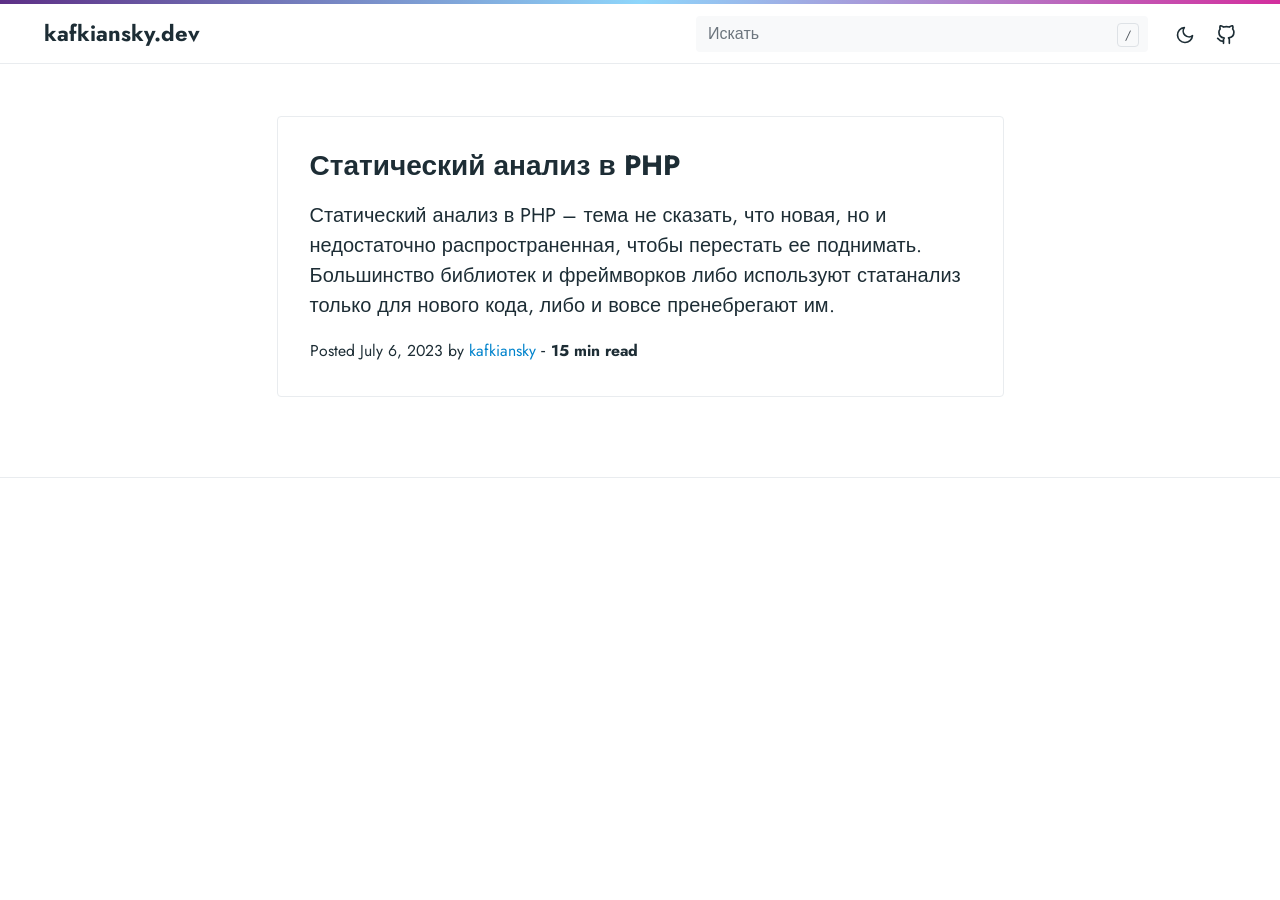
<file: index.html>
<!DOCTYPE html>
<html lang="ru-RU">
<head>
<meta charset="utf-8">
<meta http-equiv="x-ua-compatible" content="ie=edge">
<meta name="viewport" content="width=device-width, initial-scale=1, shrink-to-fit=no">

  <link rel="preload" as="font" href="https://kafkiansky.github.io/fonts/vendor/jost/jost-v4-latin-regular.woff2" type="font/woff2" crossorigin>
  <link rel="preload" as="font" href="https://kafkiansky.github.io/fonts/vendor/jost/jost-v4-latin-700.woff2"  type="font/woff2" crossorigin>


<link rel="stylesheet" href="https://kafkiansky.github.io/main.css">



  
  
    
  

  
  
  
    
  
  
  
    
  
  
  


  <meta name="robots" content="index, follow">
  <meta name="googlebot" content="index, follow, max-snippet:-1, max-image-preview:large, max-video-preview:-1">
  <meta name="bingbot" content="index, follow, max-snippet:-1, max-image-preview:large, max-video-preview:-1">
<!-- Yandex.Metrika counter -->
<script type="text/javascript" >
  (function(m,e,t,r,i,k,a){m[i]=m[i]||function(){(m[i].a=m[i].a||[]).push(arguments)};
    m[i].l=1*new Date();
    for (var j = 0; j < document.scripts.length; j++) {if (document.scripts[j].src === r) { return; }}
    k=e.createElement(t),a=e.getElementsByTagName(t)[0],k.async=1,k.src=r,a.parentNode.insertBefore(k,a)})
  (window, document, "script", "https://mc.yandex.ru/metrika/tag.js", "ym");

  ym(94221516, "init", {
    clickmap:true,
    trackLinks:true,
    accurateTrackBounce:true
  });
</script>
<noscript><div><img src="https://mc.yandex.ru/watch/94221516" style="position:absolute; left:-9999px;" alt="" /></div></noscript>
<!-- /Yandex.Metrika counter -->



	


	

<title>kafkiansky.dev</title>
<meta name="description" content="">
<link rel="canonical" href="https://kafkiansky.github.io/">










<script type="application/ld+json">
  {
    "@context": "http://schema.org",
    "@type": "BreadcrumbList",
    
    {
      "@type": "ListItem",
      "position":  1 ,
      "name": "Home",
      "item": "https://kafkiansky.github.io/"
    },
    
  }
</script>






  <meta name="theme-color" content="#fff">
  <link rel="apple-touch-icon" sizes="180x180" href="https://kafkiansky.github.io/apple-touch-icon.png">
  <link rel="icon" type="image/png" sizes="32x32" href="https://kafkiansky.github.io/favicon-32x32.png">
  <link rel="icon" type="image/png" sizes="16x16" href="https://kafkiansky.github.io/favicon-16x16.png">
  
    <link rel="manifest" href="https://kafkiansky.github.io/site.webmanifest" crossorigin>
  


  

</head>

  

<body class="blog list">
  
  
  
  
<div class="header-bar fixed-top"></div>
<header class="navbar fixed-top navbar-expand-md navbar-light">
	<div class="container">
		<input class="menu-btn order-0" type="checkbox" id="menu-btn">
		<label class="menu-icon d-md-none" for="menu-btn"><span class="navicon"></span></label>
		<a class="navbar-brand order-1 order-md-0 me-auto" href="https://kafkiansky.github.io">kafkiansky.dev</a>
		<button id="mode" class="btn btn-link order-2 order-md-4" type="button" aria-label="Toggle mode">
			<span class="toggle-dark"><svg xmlns="http://www.w3.org/2000/svg" width="20" height="20" viewBox="0 0 24 24" fill="none" stroke="currentColor" stroke-width="2" stroke-linecap="round" stroke-linejoin="round" class="feather feather-moon"><path d="M21 12.79A9 9 0 1 1 11.21 3 7 7 0 0 0 21 12.79z"></path></svg></span>
			<span class="toggle-light"><svg xmlns="http://www.w3.org/2000/svg" width="20" height="20" viewBox="0 0 24 24" fill="none" stroke="currentColor" stroke-width="2" stroke-linecap="round" stroke-linejoin="round" class="feather feather-sun"><circle cx="12" cy="12" r="5"></circle><line x1="12" y1="1" x2="12" y2="3"></line><line x1="12" y1="21" x2="12" y2="23"></line><line x1="4.22" y1="4.22" x2="5.64" y2="5.64"></line><line x1="18.36" y1="18.36" x2="19.78" y2="19.78"></line><line x1="1" y1="12" x2="3" y2="12"></line><line x1="21" y1="12" x2="23" y2="12"></line><line x1="4.22" y1="19.78" x2="5.64" y2="18.36"></line><line x1="18.36" y1="5.64" x2="19.78" y2="4.22"></line></svg></span>
		</button>
		<ul class="navbar-nav fork-me order-3 order-md-5">
			
				
					<li class="nav-item">
						<a class="nav-link" href="https://github.com/kafkiansky"><svg xmlns="http://www.w3.org/2000/svg" width="20" height="20" viewBox="0 0 24 24" fill="none" stroke="currentColor" stroke-width="2" stroke-linecap="round" stroke-linejoin="round" class="feather feather-github"><path d="M9 19c-5 1.5-5-2.5-7-3m14 6v-3.87a3.37 3.37 0 0 0-.94-2.61c3.14-.35 6.44-1.54 6.44-7A5.44 5.44 0 0 0 20 4.77 5.07 5.07 0 0 0 19.91 1S18.73.65 16 2.48a13.38 13.38 0 0 0-7 0C6.27.65 5.09 1 5.09 1A5.07 5.07 0 0 0 5 4.77a5.44 5.44 0 0 0-1.5 3.78c0 5.42 3.3 6.61 6.44 7A3.37 3.37 0 0 0 9 18.13V22"></path></svg><span class="ms-2 visually-hidden">GitHub</span></a>
					</li>
				
			
		</ul>
		<div class="collapse navbar-collapse order-4 order-md-1">
			<ul class="navbar-nav main-nav me-auto order-5 order-md-2">
				
					
				
			</ul>
			<div class="break order-6 d-md-none"></div>
			
				<form class="navbar-form flex-grow-1 order-7 order-md-3">
					<input id="userinput" class="form-control is-search" type="search" placeholder="Искать"
						aria-label="Искать" autocomplete="off">
					<div id="suggestions" class="shadow bg-white rounded"></div>
				</form>
			
		</div>
	</div>
</header>



  
<div class="wrap container" role="document">
  <div class="content">
    <div class="row justify-content-center">
      <div class="col-md-12 col-lg-10 col-xxl-8">
        <article>
          <h1 class="text-center"></h1>
          <div class="card-list">
            
            <div class="card">
              <div class="card-body">
                <h2 class="h3"><a class="stretched-link text-body" href="https:&#x2F;&#x2F;kafkiansky.github.io&#x2F;php-stan&#x2F;">Статический анализ в PHP</a></h2>
                
                  <p class="lead">Статический анализ в PHP – тема не сказать, что новая, но и недостаточно распространенная, чтобы перестать ее поднимать. Большинство библиотек и фреймворков либо используют статанализ только для нового кода, либо и вовсе пренебрегают им.</p>
                
<p><small>Posted July  6, 2023 by <a class="stretched-link position-relative" href="https://kafkiansky.github.io/authors/kafkiansky/">kafkiansky</a>&nbsp;&hyphen;&nbsp;<strong>15&nbsp;min read</strong></small><p>

              </div>
            </div>
            
            
          </div>
        </article>
      </div>
    </div>
  </div>
</div>


  
    
<footer class="footer text-muted">
	<div class="container">
		<div class="row">
			<div class="col-lg-8 order-first order-lg-last text-lg-end">
				<ul class="list-inline">
					
				</ul>
			</div>
		</div>
	</div>
</footer>

  

  
<script type="text/javascript" src="https://kafkiansky.github.io/js/main.js" defer></script>

  <script type="text/javascript" src="https://kafkiansky.github.io/plugins/elasticlunr.min.js" defer></script>
  <script type="text/javascript" src="https://kafkiansky.github.io/search_index.en.js" defer></script>
  <script type="text/javascript" src="https://kafkiansky.github.io/js/search.js" defer></script>

  
</body>
</html>
</file>
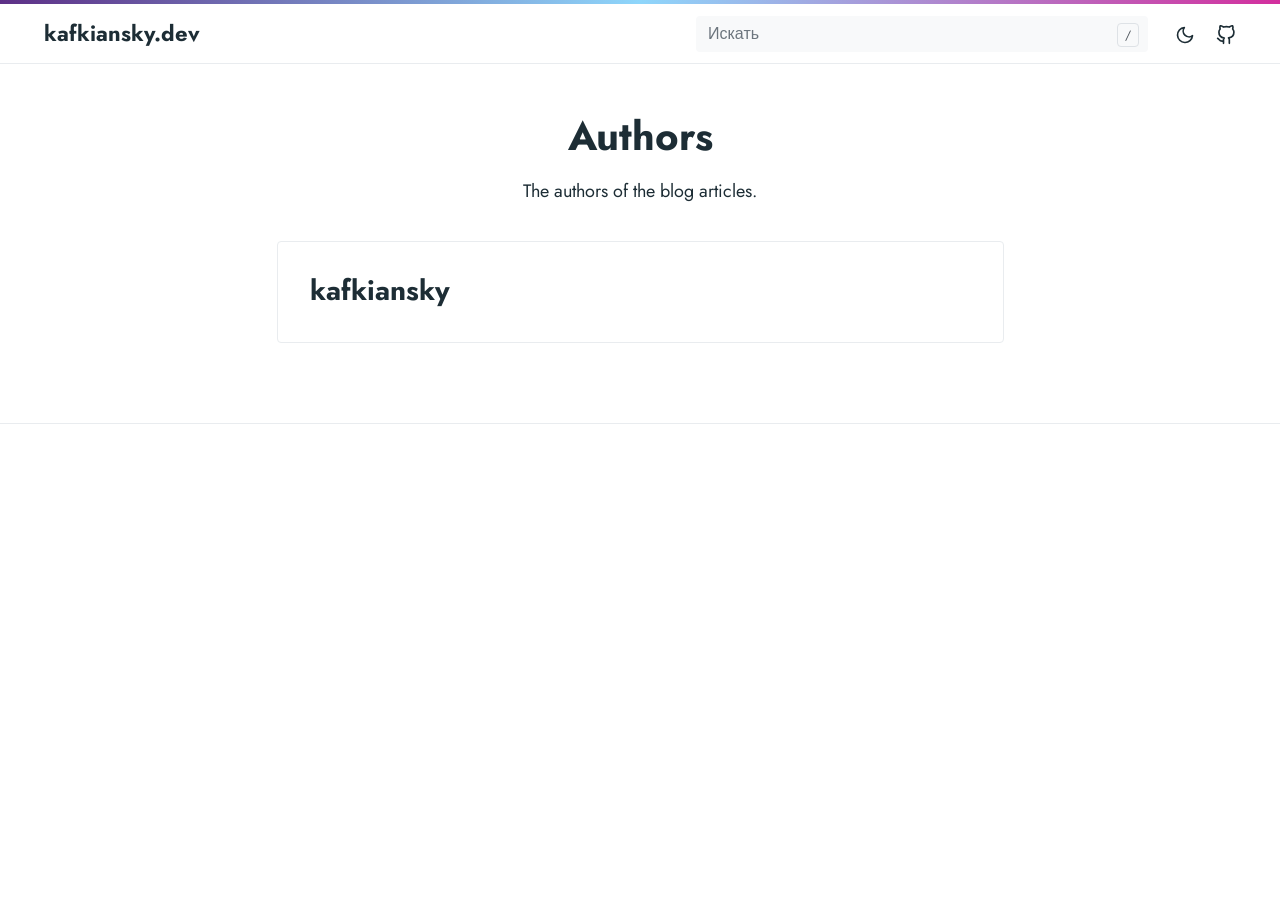
<file: authors/index.html>
<!DOCTYPE html>
<html lang="ru-RU">
<head>
<meta charset="utf-8">
<meta http-equiv="x-ua-compatible" content="ie=edge">
<meta name="viewport" content="width=device-width, initial-scale=1, shrink-to-fit=no">

  <link rel="preload" as="font" href="https://kafkiansky.github.io/fonts/vendor/jost/jost-v4-latin-regular.woff2" type="font/woff2" crossorigin>
  <link rel="preload" as="font" href="https://kafkiansky.github.io/fonts/vendor/jost/jost-v4-latin-700.woff2"  type="font/woff2" crossorigin>


<link rel="stylesheet" href="https://kafkiansky.github.io/main.css">



  
  
    
  

  
  
    
    
  
  
  
    
  
  
  


  <meta name="robots" content="index, follow">
  <meta name="googlebot" content="index, follow, max-snippet:-1, max-image-preview:large, max-video-preview:-1">
  <meta name="bingbot" content="index, follow, max-snippet:-1, max-image-preview:large, max-video-preview:-1">
<!-- Yandex.Metrika counter -->
<script type="text/javascript" >
  (function(m,e,t,r,i,k,a){m[i]=m[i]||function(){(m[i].a=m[i].a||[]).push(arguments)};
    m[i].l=1*new Date();
    for (var j = 0; j < document.scripts.length; j++) {if (document.scripts[j].src === r) { return; }}
    k=e.createElement(t),a=e.getElementsByTagName(t)[0],k.async=1,k.src=r,a.parentNode.insertBefore(k,a)})
  (window, document, "script", "https://mc.yandex.ru/metrika/tag.js", "ym");

  ym(94221516, "init", {
    clickmap:true,
    trackLinks:true,
    accurateTrackBounce:true
  });
</script>
<noscript><div><img src="https://mc.yandex.ru/watch/94221516" style="position:absolute; left:-9999px;" alt="" /></div></noscript>
<!-- /Yandex.Metrika counter -->



	


	

<title>Authors | kafkiansky.dev</title>
<meta name="description" content="">
<link rel="canonical" href="https://kafkiansky.github.io/authors/">










<script type="application/ld+json">
  {
    "@context": "http://schema.org",
    "@type": "BreadcrumbList",
    
      
      
        
        
        
        
        
        
        
        
          {
            "@type": "ListItem",
            "position":  1 ,
            "name": "Home",
            "item": "https://kafkiansky.github.io/"
          },
          
          
          {
            "@type": "ListItem",
            "position":  2 ,
            "name": "Authors",
            "item": "https://kafkiansky.github.io/authors/"
          },
        
      
    
  }
</script>






  <meta name="theme-color" content="#fff">
  <link rel="apple-touch-icon" sizes="180x180" href="https://kafkiansky.github.io/apple-touch-icon.png">
  <link rel="icon" type="image/png" sizes="32x32" href="https://kafkiansky.github.io/favicon-32x32.png">
  <link rel="icon" type="image/png" sizes="16x16" href="https://kafkiansky.github.io/favicon-16x16.png">
  
    <link rel="manifest" href="https://kafkiansky.github.io/site.webmanifest" crossorigin>
  


  

</head>

  
    
  

<body class="contributors list">
  
    
<div class="header-bar fixed-top"></div>
<header class="navbar fixed-top navbar-expand-md navbar-light">
	<div class="container">
		<input class="menu-btn order-0" type="checkbox" id="menu-btn">
		<label class="menu-icon d-md-none" for="menu-btn"><span class="navicon"></span></label>
		<a class="navbar-brand order-1 order-md-0 me-auto" href="https://kafkiansky.github.io">kafkiansky.dev</a>
		<button id="mode" class="btn btn-link order-2 order-md-4" type="button" aria-label="Toggle mode">
			<span class="toggle-dark"><svg xmlns="http://www.w3.org/2000/svg" width="20" height="20" viewBox="0 0 24 24" fill="none" stroke="currentColor" stroke-width="2" stroke-linecap="round" stroke-linejoin="round" class="feather feather-moon"><path d="M21 12.79A9 9 0 1 1 11.21 3 7 7 0 0 0 21 12.79z"></path></svg></span>
			<span class="toggle-light"><svg xmlns="http://www.w3.org/2000/svg" width="20" height="20" viewBox="0 0 24 24" fill="none" stroke="currentColor" stroke-width="2" stroke-linecap="round" stroke-linejoin="round" class="feather feather-sun"><circle cx="12" cy="12" r="5"></circle><line x1="12" y1="1" x2="12" y2="3"></line><line x1="12" y1="21" x2="12" y2="23"></line><line x1="4.22" y1="4.22" x2="5.64" y2="5.64"></line><line x1="18.36" y1="18.36" x2="19.78" y2="19.78"></line><line x1="1" y1="12" x2="3" y2="12"></line><line x1="21" y1="12" x2="23" y2="12"></line><line x1="4.22" y1="19.78" x2="5.64" y2="18.36"></line><line x1="18.36" y1="5.64" x2="19.78" y2="4.22"></line></svg></span>
		</button>
		<ul class="navbar-nav fork-me order-3 order-md-5">
			
				
					<li class="nav-item">
						<a class="nav-link" href="https://github.com/kafkiansky"><svg xmlns="http://www.w3.org/2000/svg" width="20" height="20" viewBox="0 0 24 24" fill="none" stroke="currentColor" stroke-width="2" stroke-linecap="round" stroke-linejoin="round" class="feather feather-github"><path d="M9 19c-5 1.5-5-2.5-7-3m14 6v-3.87a3.37 3.37 0 0 0-.94-2.61c3.14-.35 6.44-1.54 6.44-7A5.44 5.44 0 0 0 20 4.77 5.07 5.07 0 0 0 19.91 1S18.73.65 16 2.48a13.38 13.38 0 0 0-7 0C6.27.65 5.09 1 5.09 1A5.07 5.07 0 0 0 5 4.77a5.44 5.44 0 0 0-1.5 3.78c0 5.42 3.3 6.61 6.44 7A3.37 3.37 0 0 0 9 18.13V22"></path></svg><span class="ms-2 visually-hidden">GitHub</span></a>
					</li>
				
			
		</ul>
		<div class="collapse navbar-collapse order-4 order-md-1">
			<ul class="navbar-nav main-nav me-auto order-5 order-md-2">
				
					
				
			</ul>
			<div class="break order-6 d-md-none"></div>
			
				<form class="navbar-form flex-grow-1 order-7 order-md-3">
					<input id="userinput" class="form-control is-search" type="search" placeholder="Искать"
						aria-label="Искать" autocomplete="off">
					<div id="suggestions" class="shadow bg-white rounded"></div>
				</form>
			
		</div>
	</div>
</header>

  

  
<div class="wrap container" role="document">
  <div class="content">
    <div class="row justify-content-center">
      <div class="col-md-12 col-lg-10 col-xxl-8">
        <article>
          <h1 class="text-center">Authors</h1>
          <div class="text-center"><p>The authors of the blog articles.</p>
</div>
          <div class="card-list">
				    
            <div class="card">
              <div class="card-body">
                <h2 class="h3"><a class="stretched-link text-body" href="https://kafkiansky.github.io/authors/kafkiansky/">kafkiansky</a></h2>
              </div>
            </div>
            
			    </div>
        </article>
      </div>
    </div>
  </div>
</div>


  
    
<footer class="footer text-muted">
	<div class="container">
		<div class="row">
			<div class="col-lg-8 order-first order-lg-last text-lg-end">
				<ul class="list-inline">
					
				</ul>
			</div>
		</div>
	</div>
</footer>

  

  
<script type="text/javascript" src="https://kafkiansky.github.io/js/main.js" defer></script>

  <script type="text/javascript" src="https://kafkiansky.github.io/plugins/elasticlunr.min.js" defer></script>
  <script type="text/javascript" src="https://kafkiansky.github.io/search_index.en.js" defer></script>
  <script type="text/javascript" src="https://kafkiansky.github.io/js/search.js" defer></script>

  
</body>
</html>
</file>
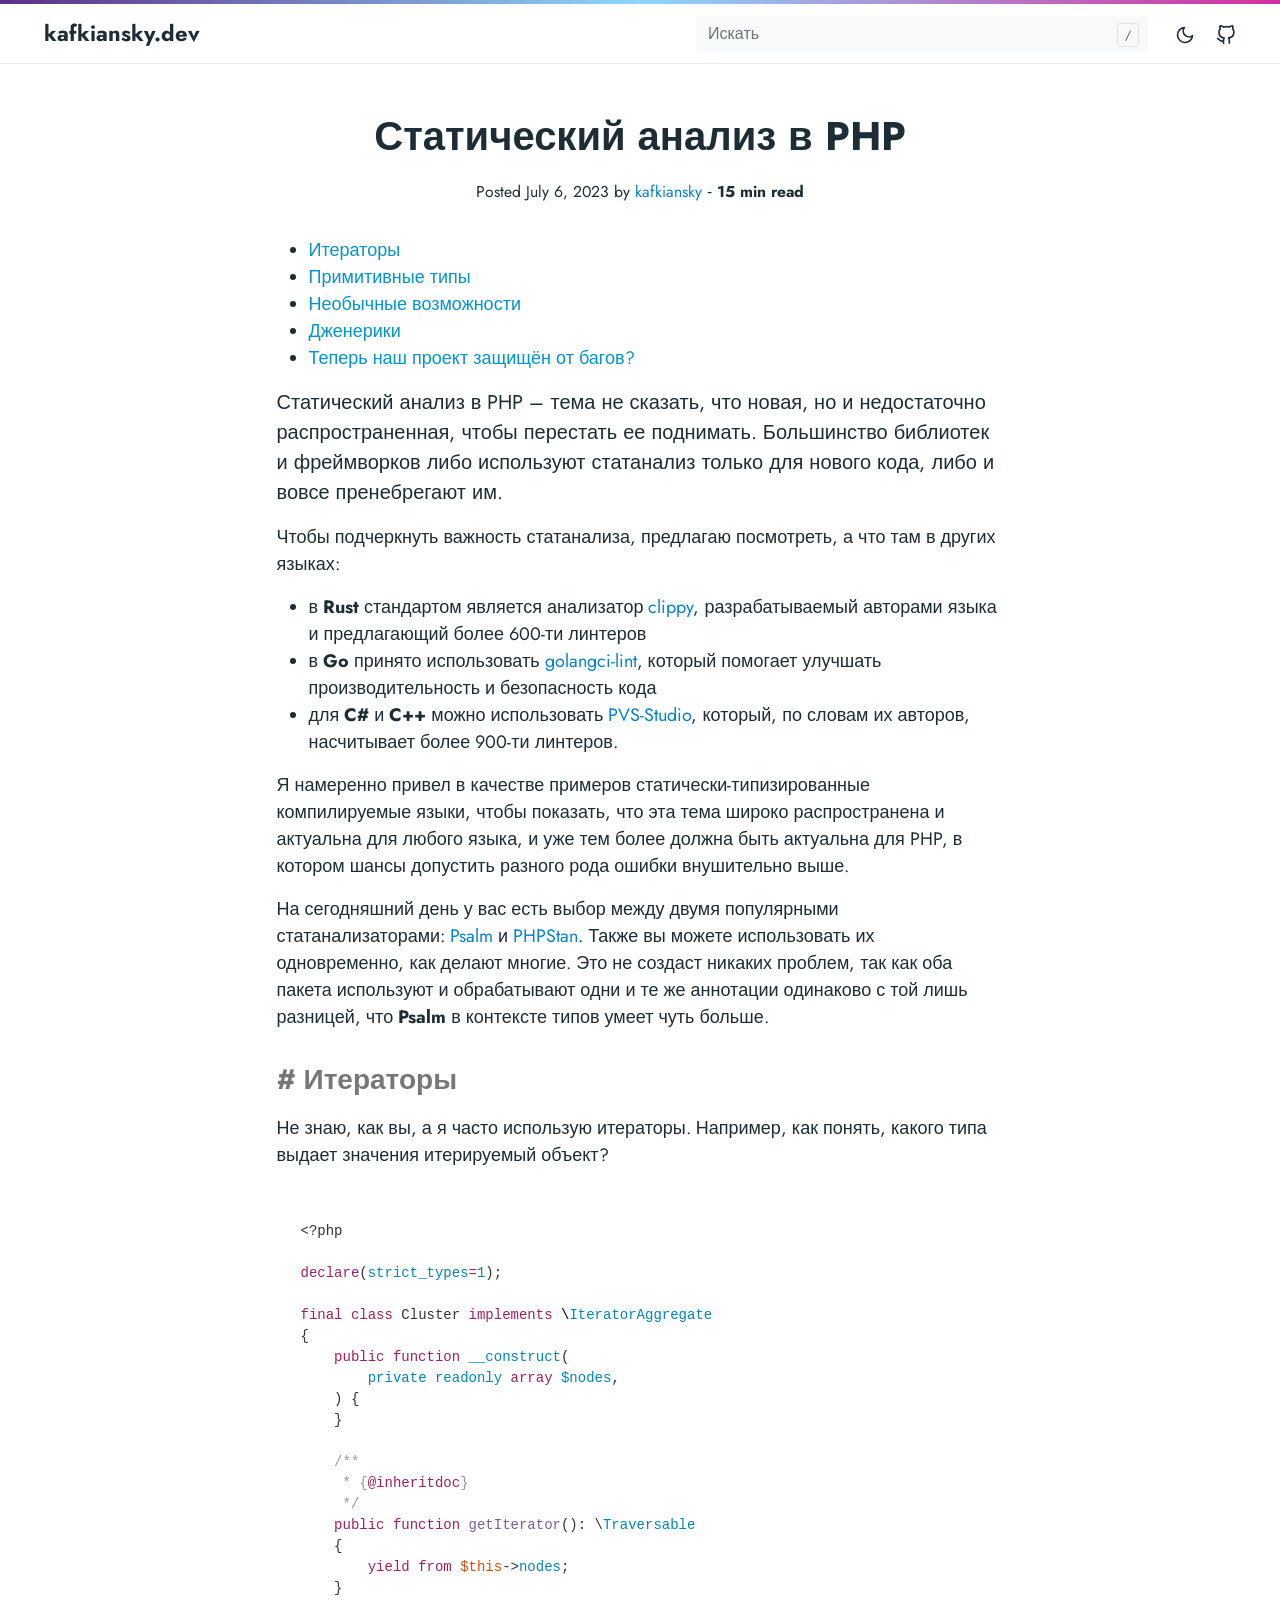
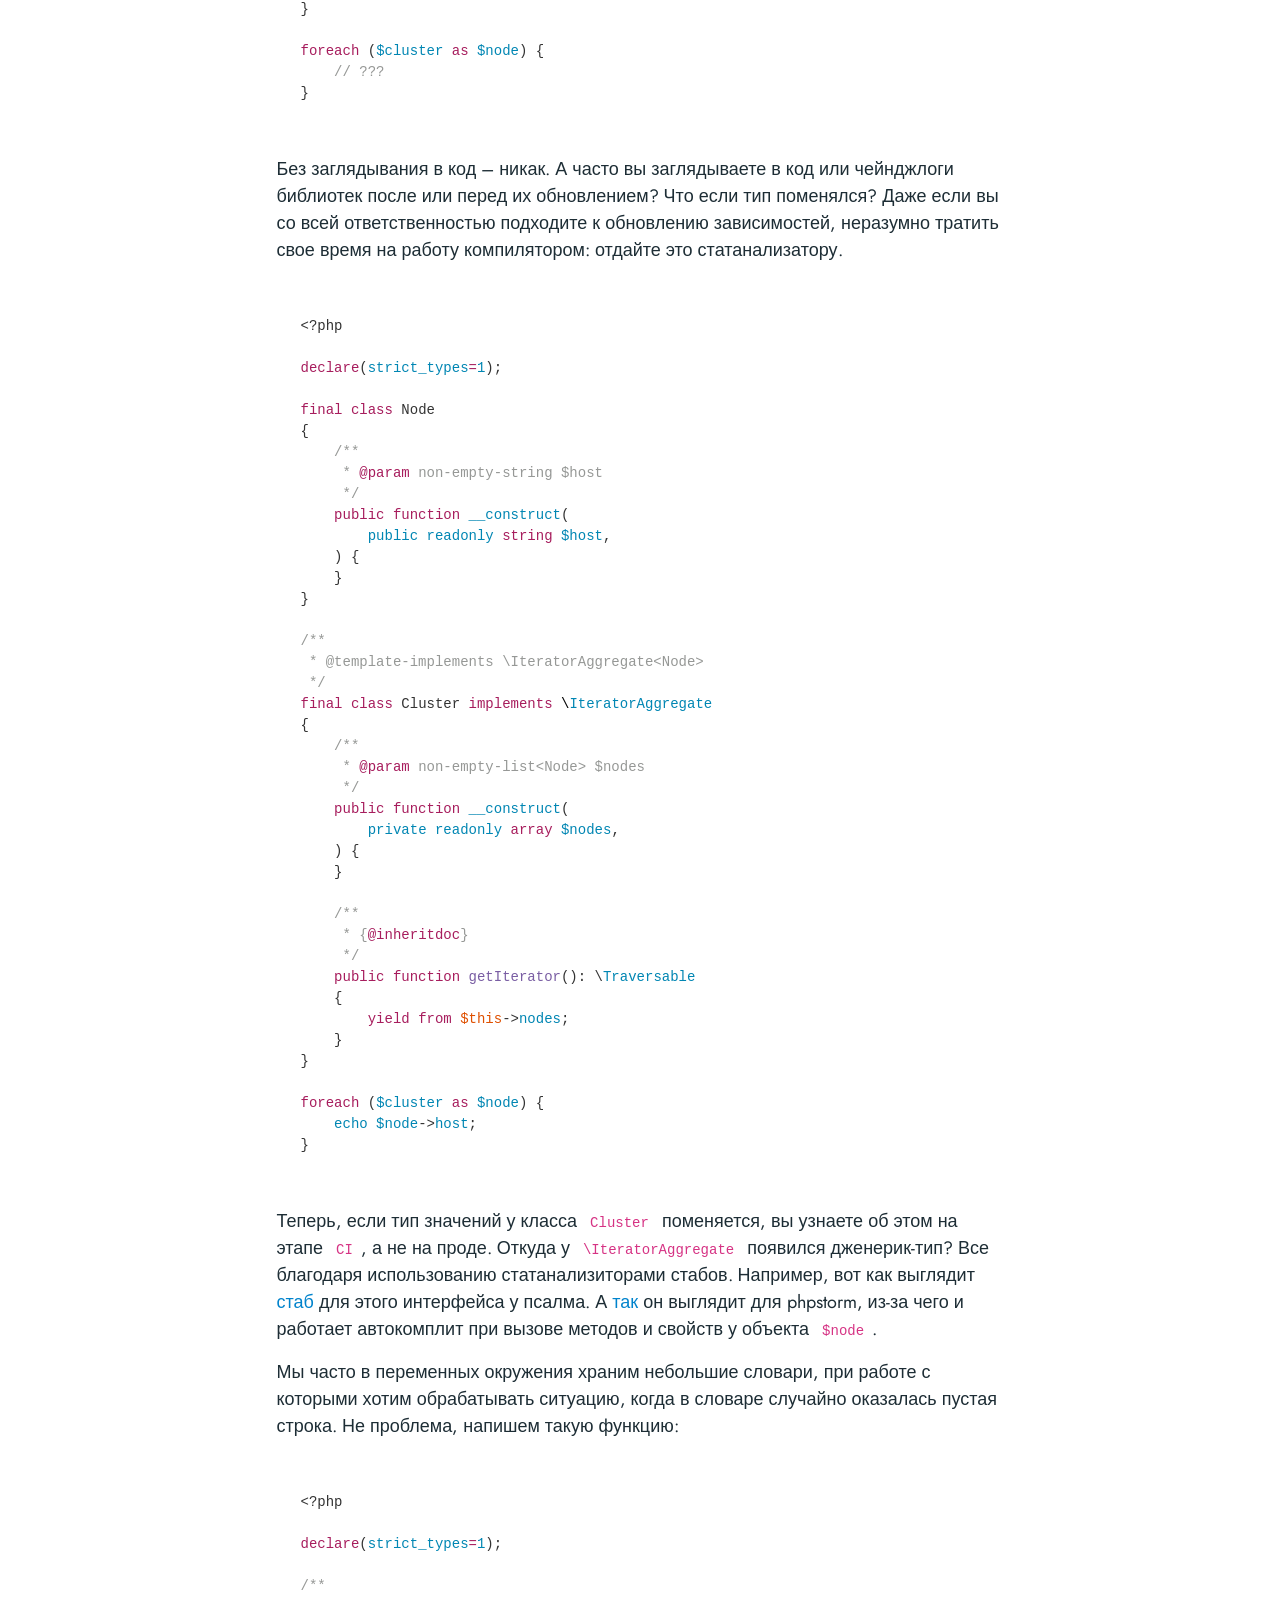
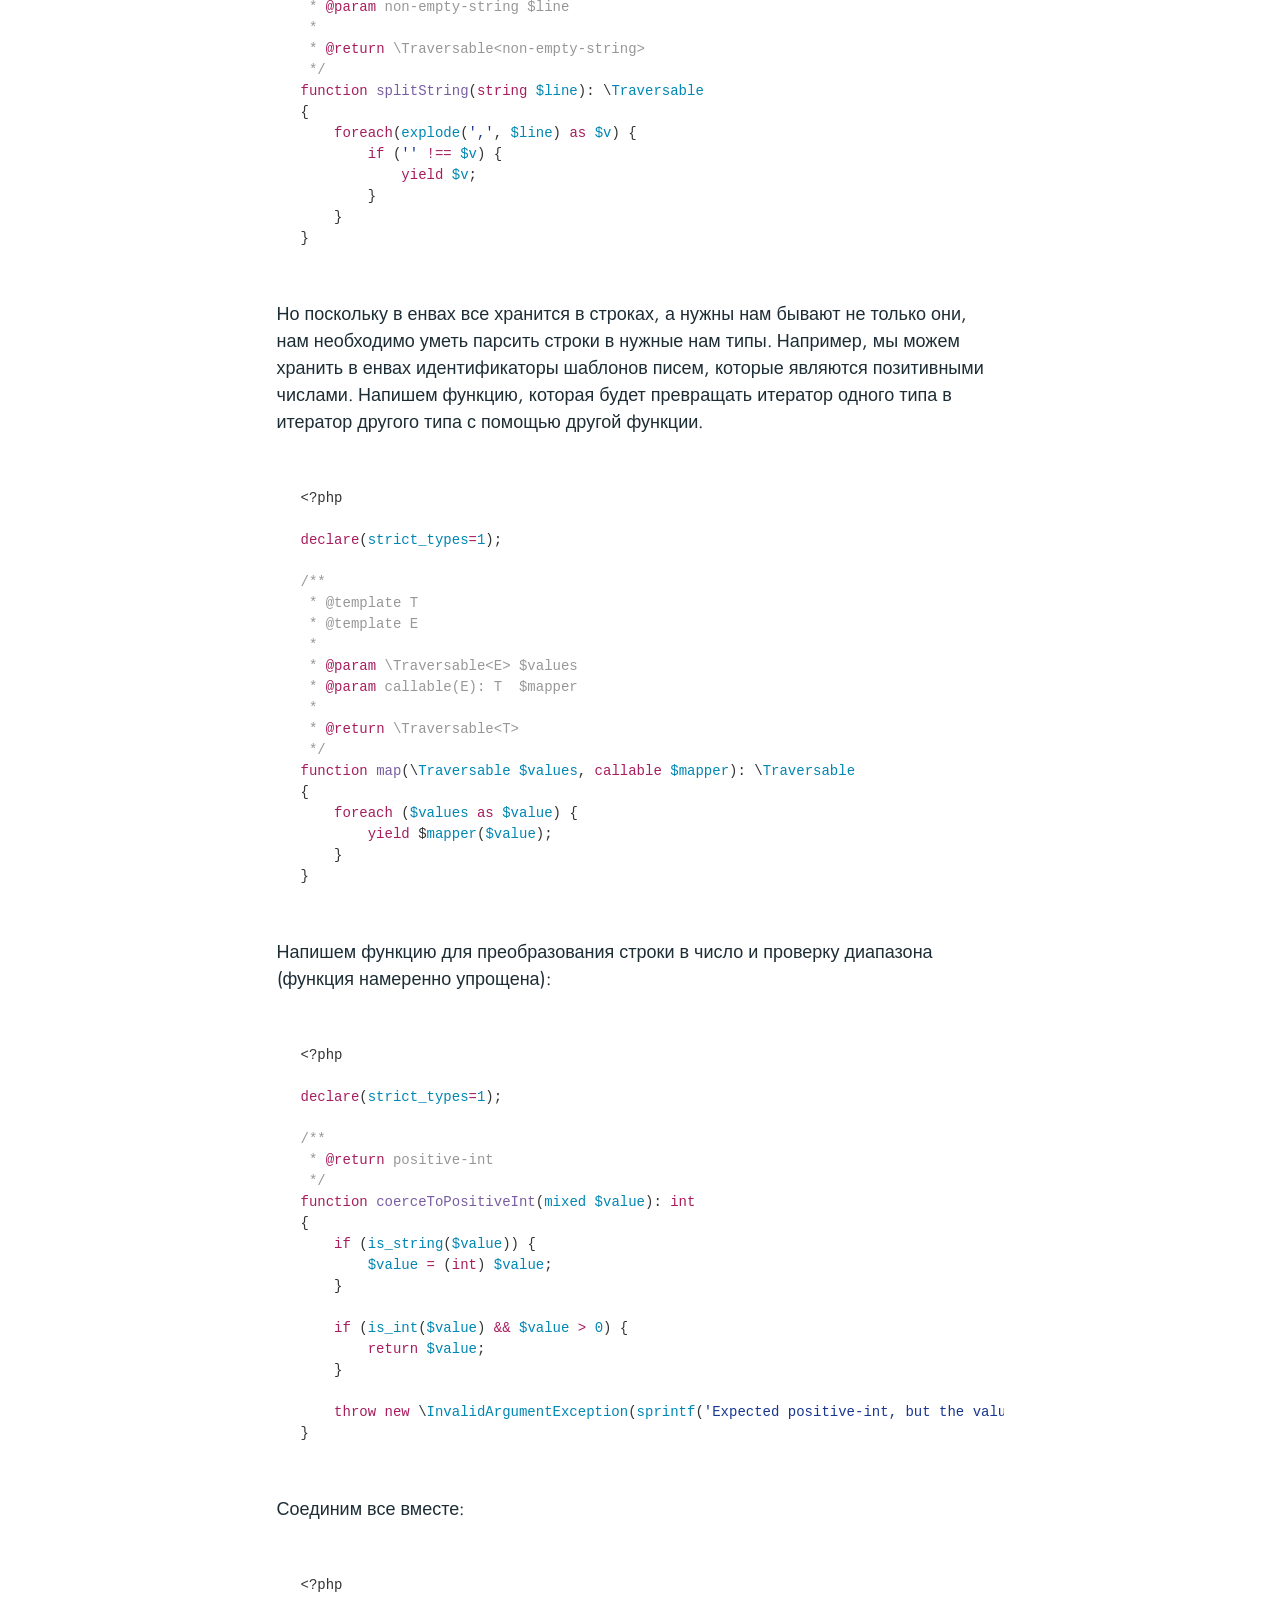
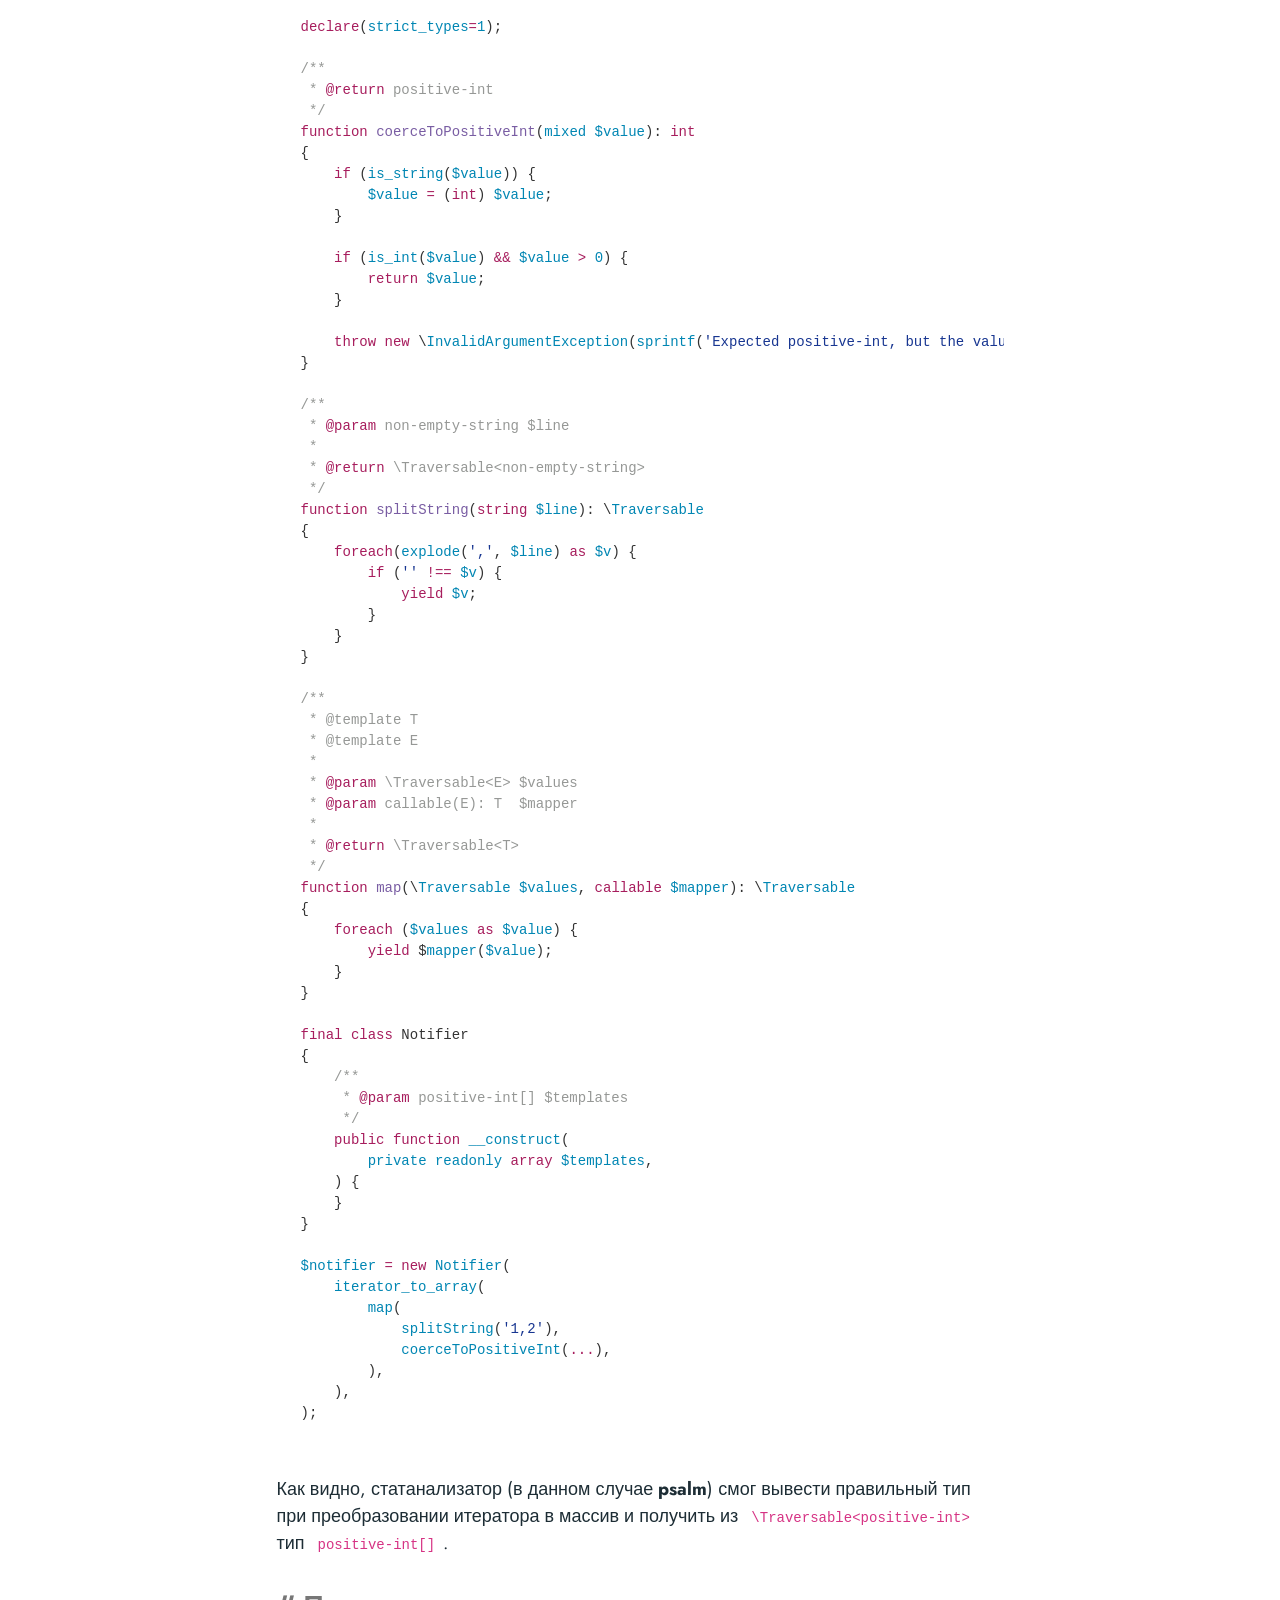
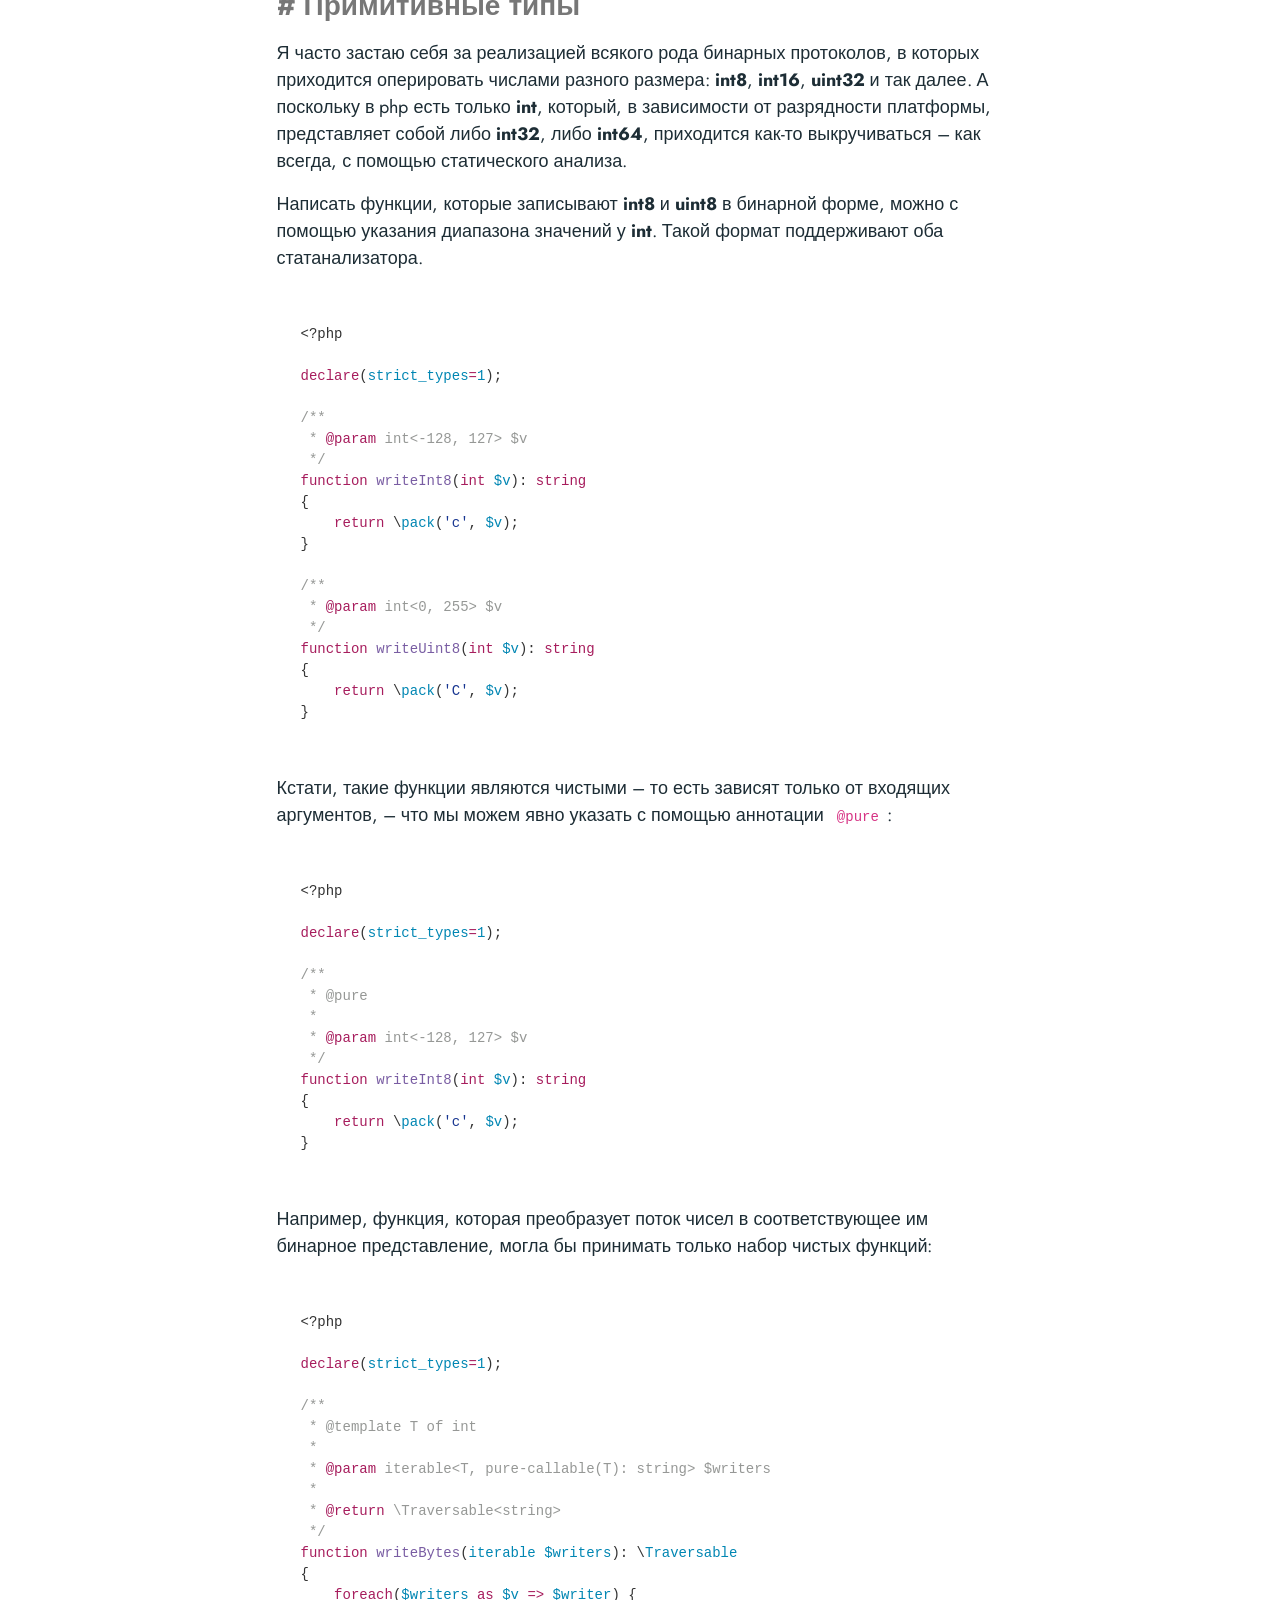
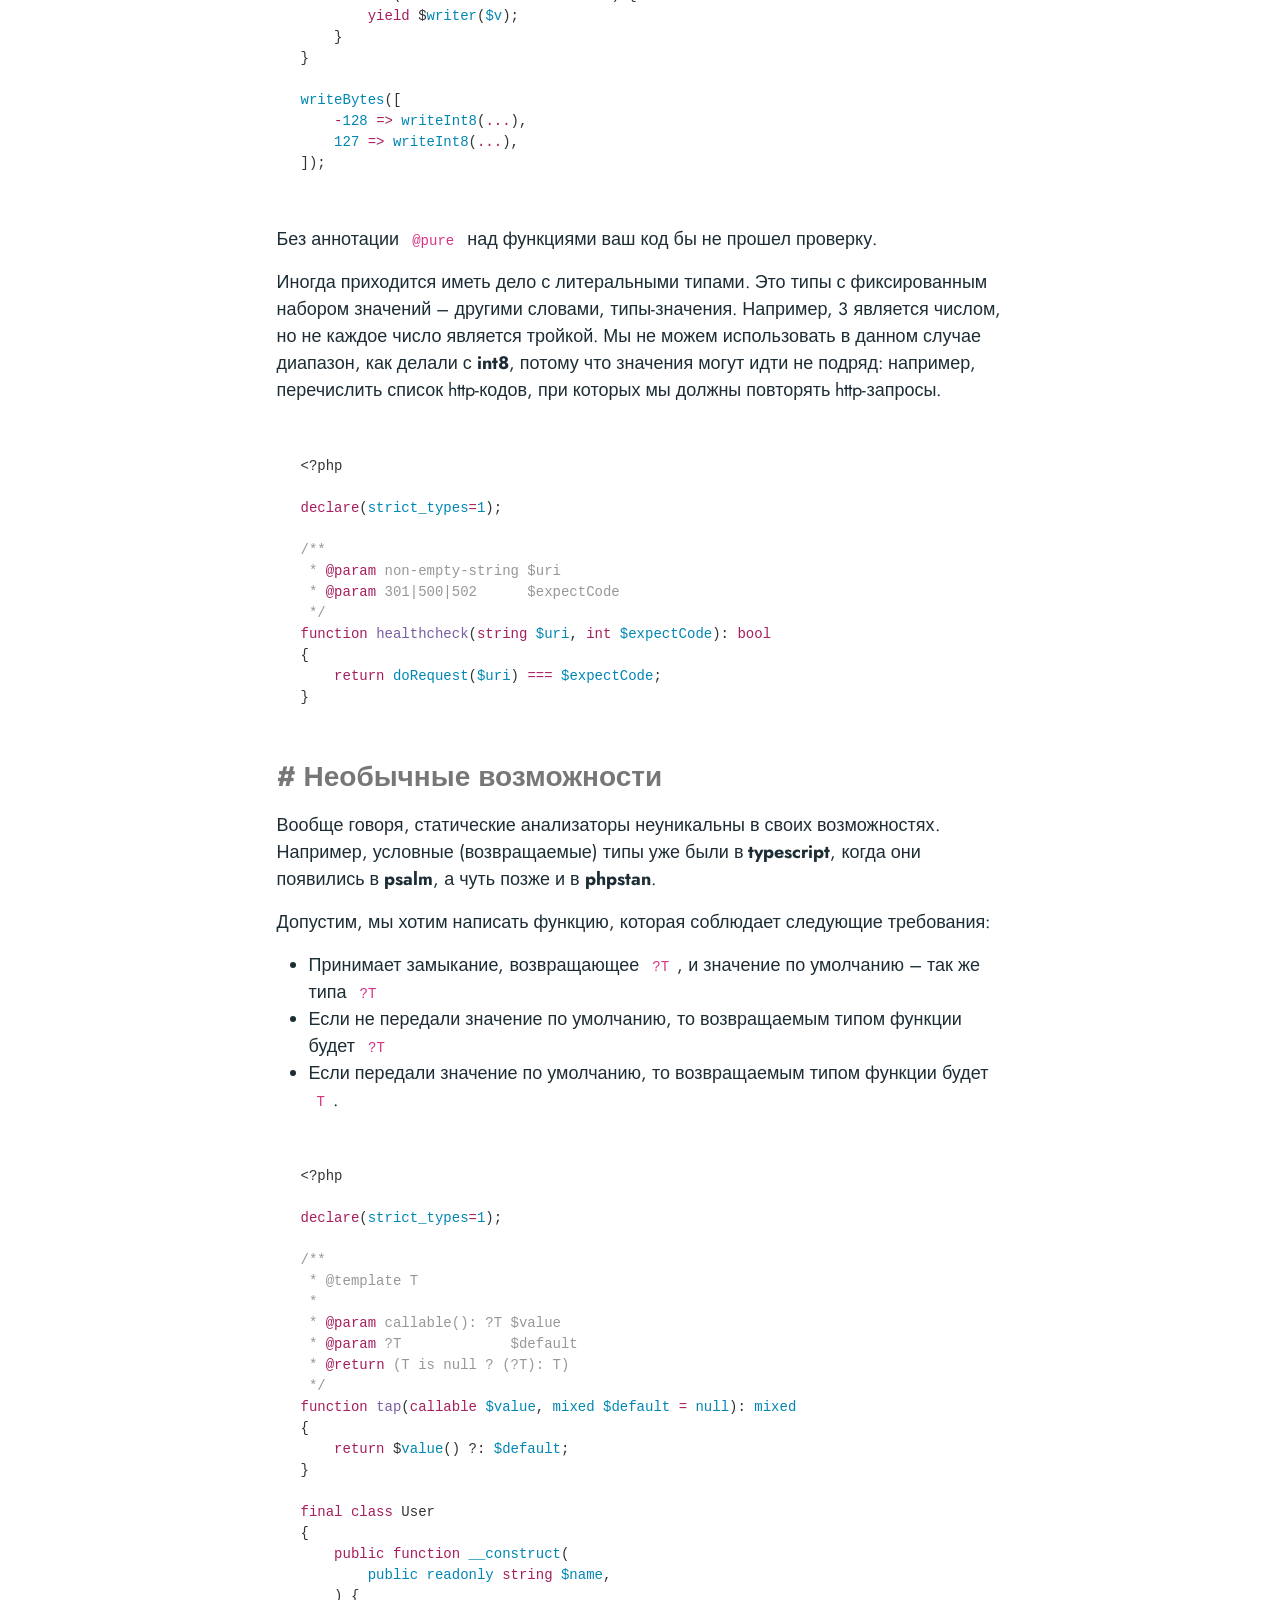
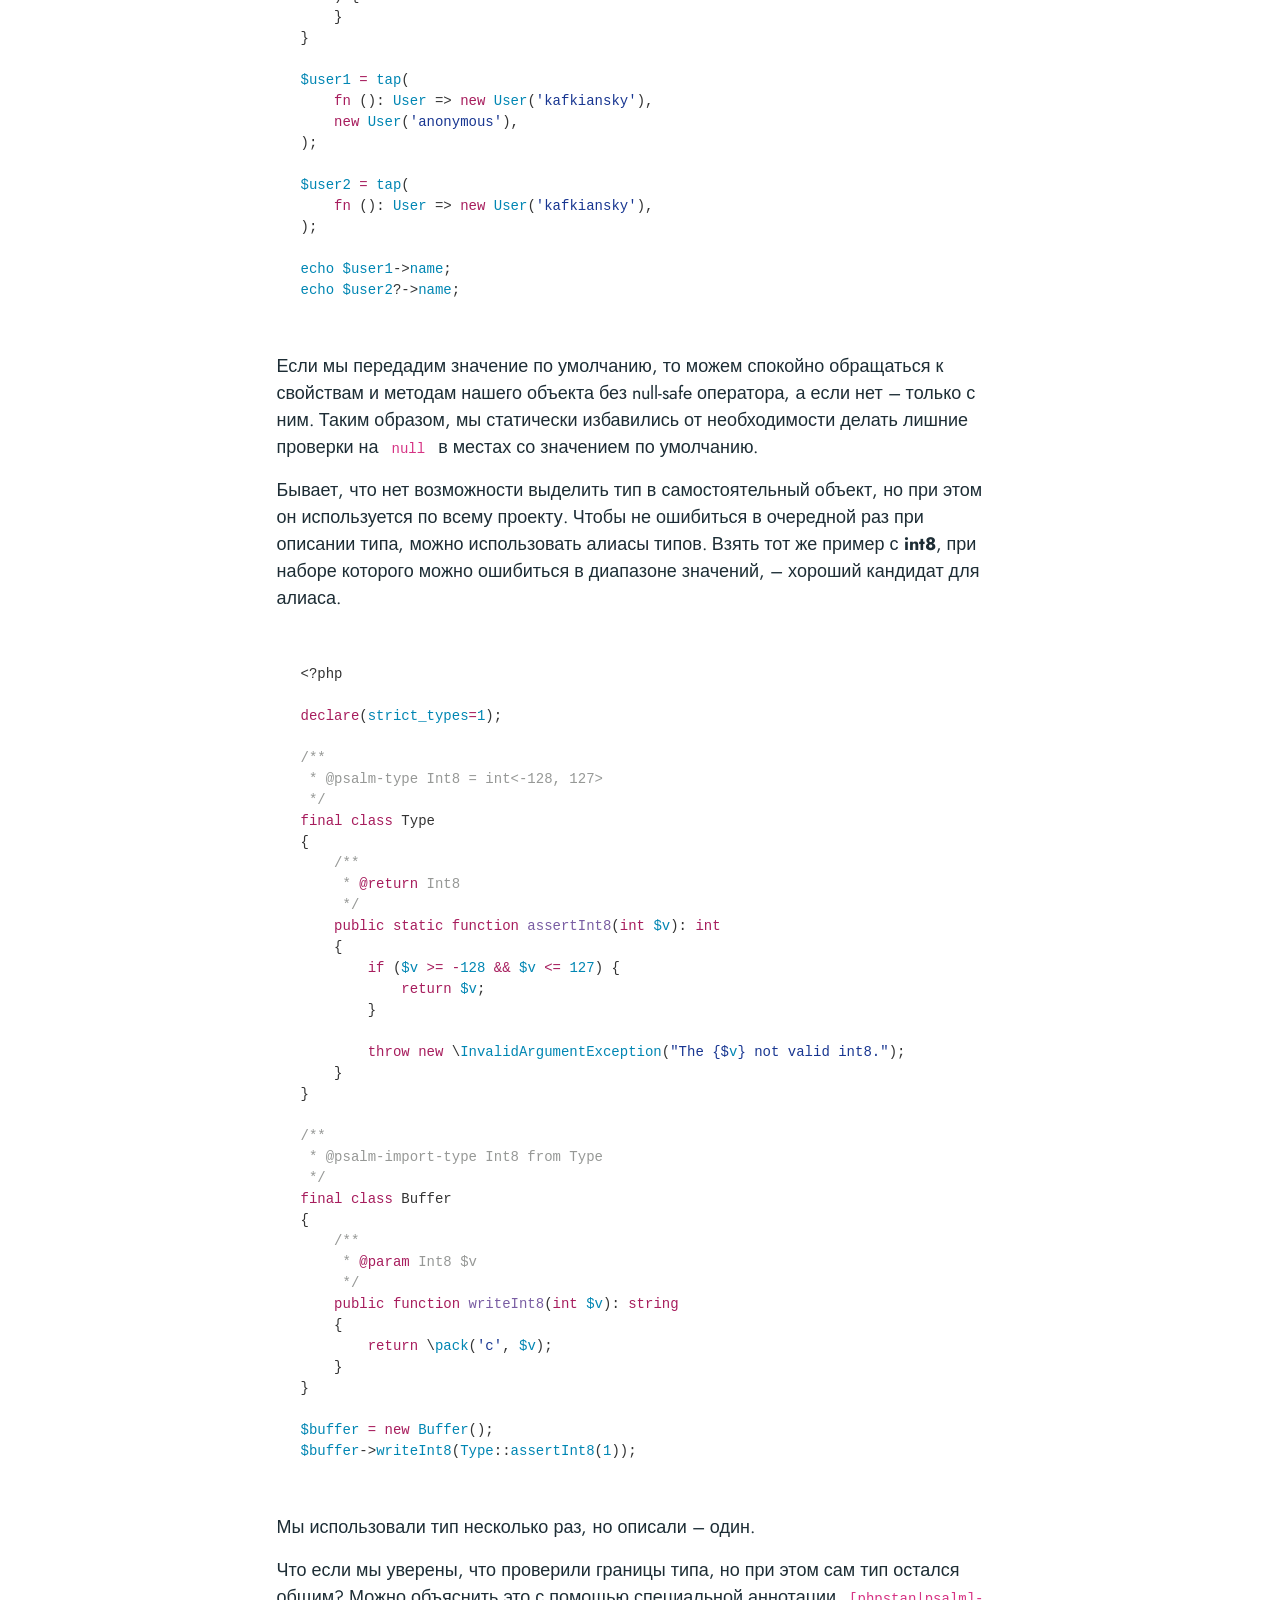
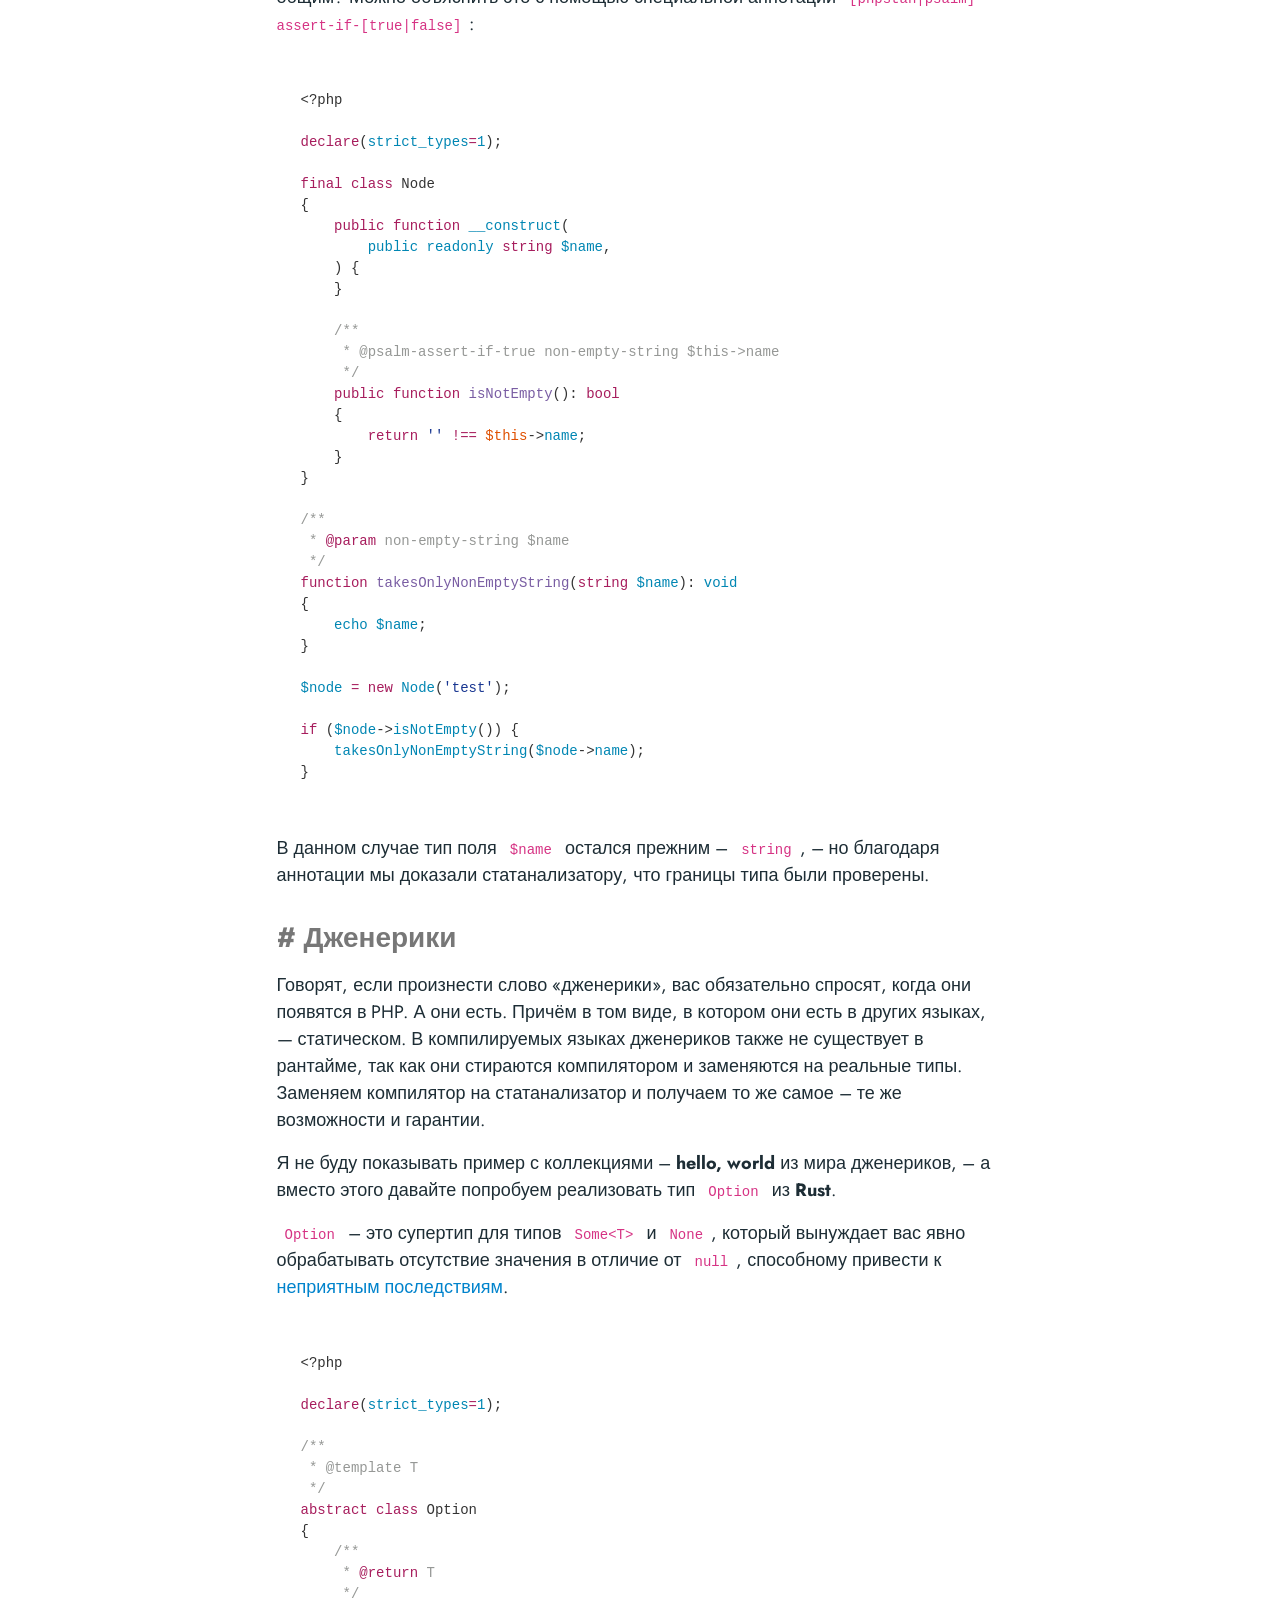
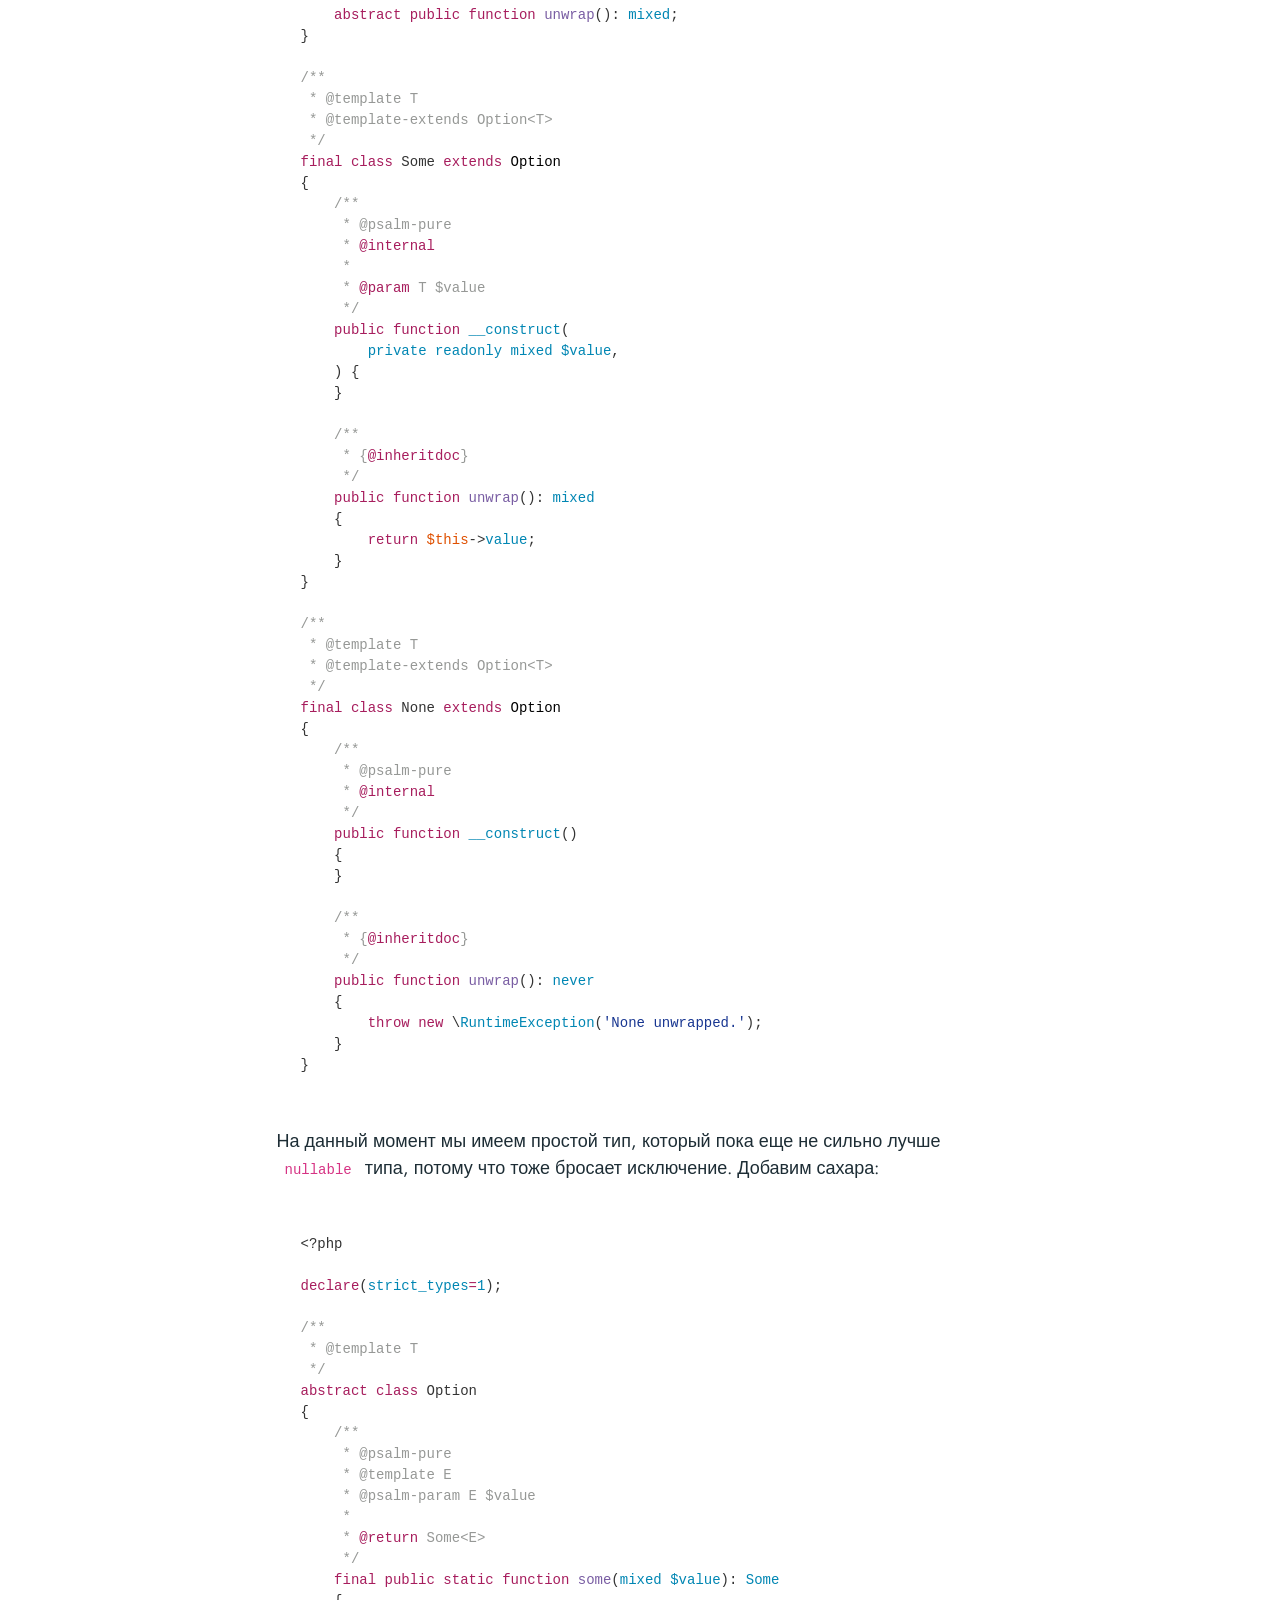
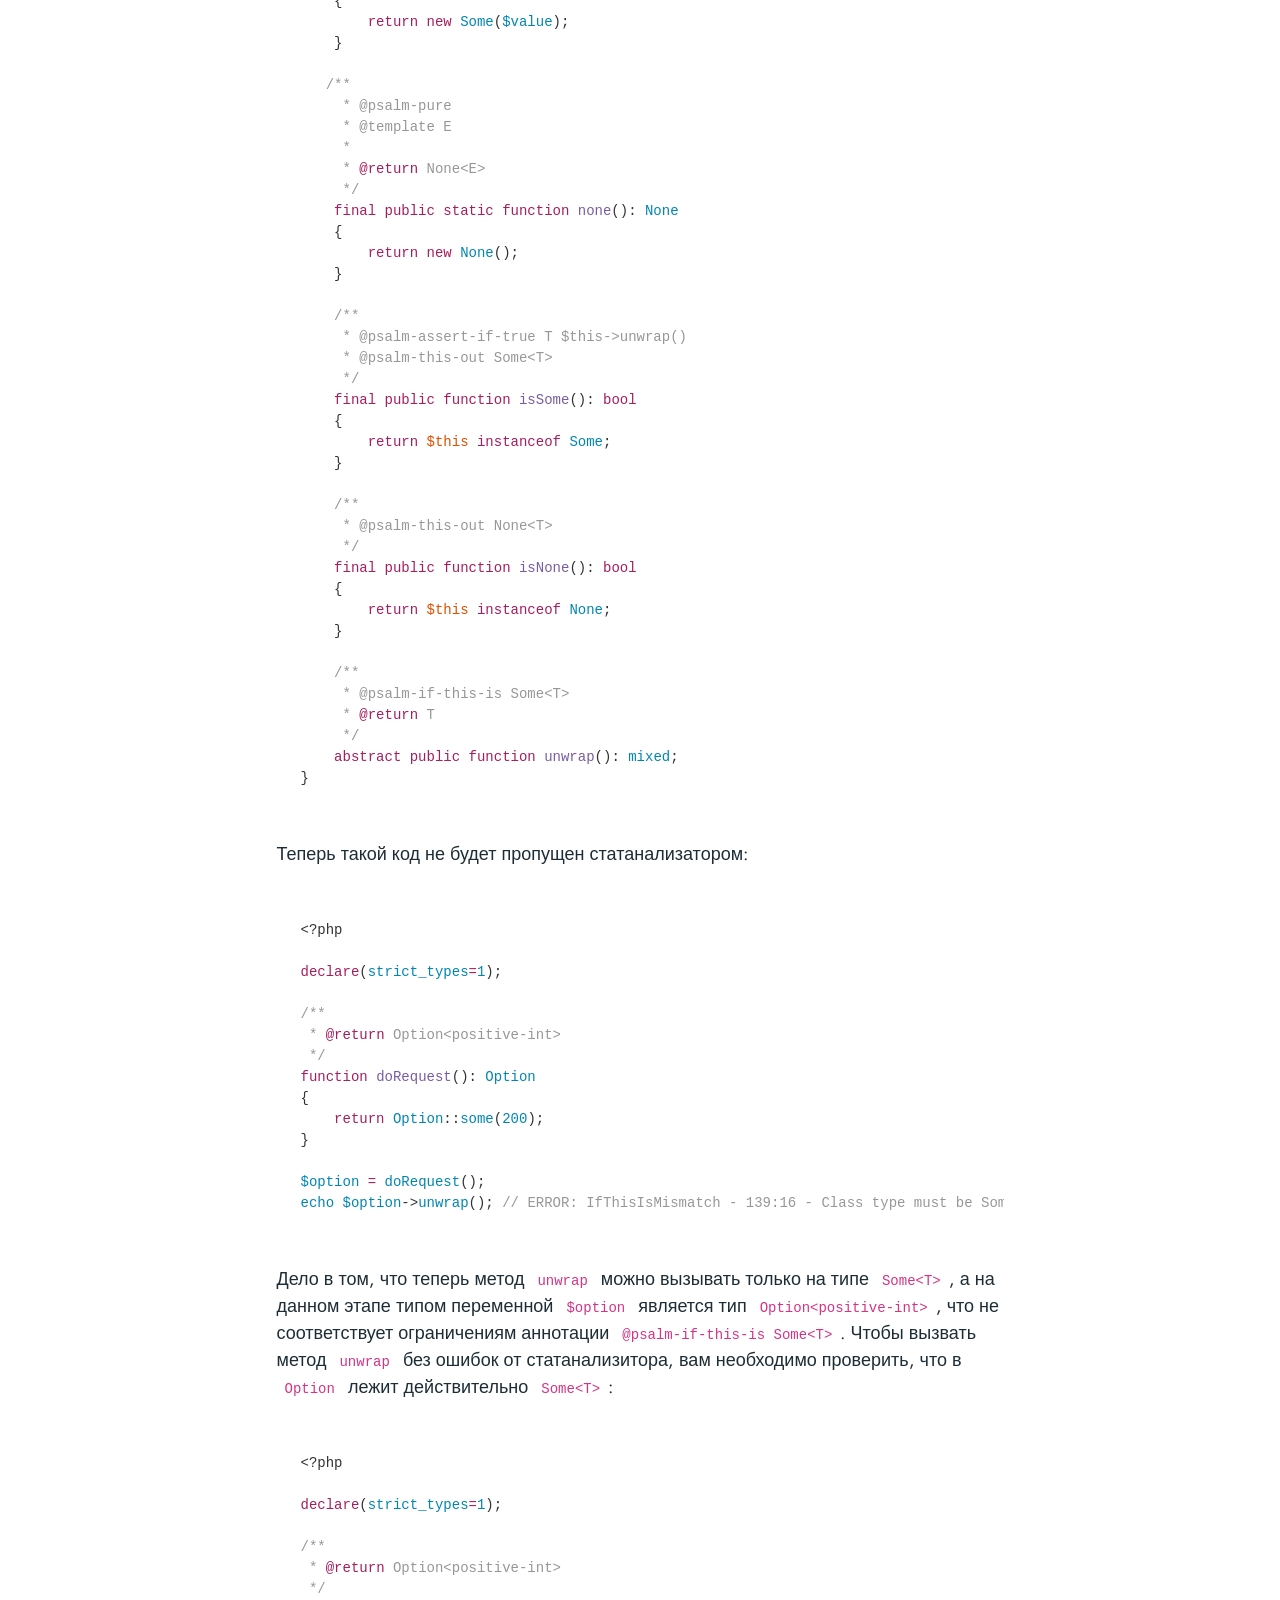
<file: php-stan/index.html>
<!DOCTYPE html>
<html lang="ru-RU">
<head>
<meta charset="utf-8">
<meta http-equiv="x-ua-compatible" content="ie=edge">
<meta name="viewport" content="width=device-width, initial-scale=1, shrink-to-fit=no">

  <link rel="preload" as="font" href="https://kafkiansky.github.io/fonts/vendor/jost/jost-v4-latin-regular.woff2" type="font/woff2" crossorigin>
  <link rel="preload" as="font" href="https://kafkiansky.github.io/fonts/vendor/jost/jost-v4-latin-700.woff2"  type="font/woff2" crossorigin>


<link rel="stylesheet" href="https://kafkiansky.github.io/main.css">




  
    
  



















  <meta name="robots" content="index, follow">
  <meta name="googlebot" content="index, follow, max-snippet:-1, max-image-preview:large, max-video-preview:-1">
  <meta name="bingbot" content="index, follow, max-snippet:-1, max-image-preview:large, max-video-preview:-1">
<!-- Yandex.Metrika counter -->
<script type="text/javascript" >
  (function(m,e,t,r,i,k,a){m[i]=m[i]||function(){(m[i].a=m[i].a||[]).push(arguments)};
    m[i].l=1*new Date();
    for (var j = 0; j < document.scripts.length; j++) {if (document.scripts[j].src === r) { return; }}
    k=e.createElement(t),a=e.getElementsByTagName(t)[0],k.async=1,k.src=r,a.parentNode.insertBefore(k,a)})
  (window, document, "script", "https://mc.yandex.ru/metrika/tag.js", "ym");

  ym(94221516, "init", {
    clickmap:true,
    trackLinks:true,
    accurateTrackBounce:true
  });
</script>
<noscript><div><img src="https://mc.yandex.ru/watch/94221516" style="position:absolute; left:-9999px;" alt="" /></div></noscript>
<!-- /Yandex.Metrika counter -->



	


	

<title>Статический анализ в PHP | kafkiansky.dev</title>
<meta name="description" content="">
<link rel="canonical" href="https://kafkiansky.github.io/php-stan/">






  





<script type="application/ld+json">
  {
    "@context": "http://schema.org",
    "@type": "BreadcrumbList",
    
      
      
        
        
        
        
        
        
        
        
        
        
        
          {
            "@type": "ListItem",
            "position":  1 ,
            "name": "Home",
            "item": "https://kafkiansky.github.io/"
          },
          
          
          {
            "@type": "ListItem",
            "position":  2 ,
            "name": "Php Stan",
            "item": "https://kafkiansky.github.io/php-stan/"
          },
        
      
    
  }
</script>






  <meta name="theme-color" content="#fff">
  <link rel="apple-touch-icon" sizes="180x180" href="https://kafkiansky.github.io/apple-touch-icon.png">
  <link rel="icon" type="image/png" sizes="32x32" href="https://kafkiansky.github.io/favicon-32x32.png">
  <link rel="icon" type="image/png" sizes="16x16" href="https://kafkiansky.github.io/favicon-16x16.png">
  
    <link rel="manifest" href="https://kafkiansky.github.io/site.webmanifest" crossorigin>
  


  

</head>





<body class="page single">
  
    
<div class="header-bar fixed-top"></div>
<header class="navbar fixed-top navbar-expand-md navbar-light">
	<div class="container">
		<input class="menu-btn order-0" type="checkbox" id="menu-btn">
		<label class="menu-icon d-md-none" for="menu-btn"><span class="navicon"></span></label>
		<a class="navbar-brand order-1 order-md-0 me-auto" href="https://kafkiansky.github.io">kafkiansky.dev</a>
		<button id="mode" class="btn btn-link order-2 order-md-4" type="button" aria-label="Toggle mode">
			<span class="toggle-dark"><svg xmlns="http://www.w3.org/2000/svg" width="20" height="20" viewBox="0 0 24 24" fill="none" stroke="currentColor" stroke-width="2" stroke-linecap="round" stroke-linejoin="round" class="feather feather-moon"><path d="M21 12.79A9 9 0 1 1 11.21 3 7 7 0 0 0 21 12.79z"></path></svg></span>
			<span class="toggle-light"><svg xmlns="http://www.w3.org/2000/svg" width="20" height="20" viewBox="0 0 24 24" fill="none" stroke="currentColor" stroke-width="2" stroke-linecap="round" stroke-linejoin="round" class="feather feather-sun"><circle cx="12" cy="12" r="5"></circle><line x1="12" y1="1" x2="12" y2="3"></line><line x1="12" y1="21" x2="12" y2="23"></line><line x1="4.22" y1="4.22" x2="5.64" y2="5.64"></line><line x1="18.36" y1="18.36" x2="19.78" y2="19.78"></line><line x1="1" y1="12" x2="3" y2="12"></line><line x1="21" y1="12" x2="23" y2="12"></line><line x1="4.22" y1="19.78" x2="5.64" y2="18.36"></line><line x1="18.36" y1="5.64" x2="19.78" y2="4.22"></line></svg></span>
		</button>
		<ul class="navbar-nav fork-me order-3 order-md-5">
			
				
					<li class="nav-item">
						<a class="nav-link" href="https://github.com/kafkiansky"><svg xmlns="http://www.w3.org/2000/svg" width="20" height="20" viewBox="0 0 24 24" fill="none" stroke="currentColor" stroke-width="2" stroke-linecap="round" stroke-linejoin="round" class="feather feather-github"><path d="M9 19c-5 1.5-5-2.5-7-3m14 6v-3.87a3.37 3.37 0 0 0-.94-2.61c3.14-.35 6.44-1.54 6.44-7A5.44 5.44 0 0 0 20 4.77 5.07 5.07 0 0 0 19.91 1S18.73.65 16 2.48a13.38 13.38 0 0 0-7 0C6.27.65 5.09 1 5.09 1A5.07 5.07 0 0 0 5 4.77a5.44 5.44 0 0 0-1.5 3.78c0 5.42 3.3 6.61 6.44 7A3.37 3.37 0 0 0 9 18.13V22"></path></svg><span class="ms-2 visually-hidden">GitHub</span></a>
					</li>
				
			
		</ul>
		<div class="collapse navbar-collapse order-4 order-md-1">
			<ul class="navbar-nav main-nav me-auto order-5 order-md-2">
				
					
				
			</ul>
			<div class="break order-6 d-md-none"></div>
			
				<form class="navbar-form flex-grow-1 order-7 order-md-3">
					<input id="userinput" class="form-control is-search" type="search" placeholder="Искать"
						aria-label="Искать" autocomplete="off">
					<div id="suggestions" class="shadow bg-white rounded"></div>
				</form>
			
		</div>
	</div>
</header>

  

  
<div class="wrap container" role="document">
    <div class="content">
        <div class="row justify-content-center">
            <div class="col-md-12 col-lg-10 col-xxl-8">
                <article>
                    <div class="page-header">
                        <h1>Статический анализ в PHP</h1>
                        
<p><small>Posted July  6, 2023 by <a class="stretched-link position-relative" href="https://kafkiansky.github.io/authors/kafkiansky/">kafkiansky</a>&nbsp;&hyphen;&nbsp;<strong>15&nbsp;min read</strong></small><p>

                    </div>
                    
                    <ul>
                        
                        <li>
                            <a href="https://kafkiansky.github.io/php-stan/#iterators" class="toc-link">Итераторы</a>
                            
                        </li>
                        
                        <li>
                            <a href="https://kafkiansky.github.io/php-stan/#primitive-types" class="toc-link">Примитивные типы</a>
                            
                        </li>
                        
                        <li>
                            <a href="https://kafkiansky.github.io/php-stan/#features" class="toc-link">Необычные возможности</a>
                            
                        </li>
                        
                        <li>
                            <a href="https://kafkiansky.github.io/php-stan/#generics" class="toc-link">Дженерики</a>
                            
                        </li>
                        
                        <li>
                            <a href="https://kafkiansky.github.io/php-stan/#are-we-without-bugs-now" class="toc-link">Теперь наш проект защищён от багов?</a>
                            
                        </li>
                        
                    </ul>
                    
                    <p class="lead">Статический анализ в PHP – тема не сказать, что новая, но и недостаточно распространенная, чтобы перестать ее поднимать. Большинство библиотек и фреймворков либо используют статанализ только для нового кода, либо и вовсе пренебрегают им.</p>
                    <p>Чтобы подчеркнуть важность статанализа, предлагаю посмотреть, а что там в других языках:</p>
<ul>
<li>в <strong>Rust</strong> стандартом является анализатор <a href="https://github.com/rust-lang/rust-clippy" target="_blank">clippy</a>, разрабатываемый авторами языка и предлагающий более 600-ти линтеров</li>
<li>в <strong>Go</strong> принято использовать <a href="https://golangci-lint.run" target="_blank">golangci-lint</a>, который помогает улучшать производительность и безопасность кода </li>
<li>для <strong>C#</strong> и <strong>C++</strong> можно использовать <a href="https://pvs-studio.ru/ru/pvs-studio" target="_blank">PVS-Studio</a>, который, по словам их авторов, насчитывает более 900-ти линтеров.</li>
</ul>
<p>Я намеренно привел в качестве примеров статически-типизированные компилируемые языки, чтобы показать, что эта тема широко распространена и актуальна для любого языка, и уже тем более должна быть актуальна для PHP, в котором шансы допустить разного рода ошибки внушительно выше.</p>
<p>На сегодняшний день у вас есть выбор между двумя популярными статанализаторами: <a href="https://psalm.dev" target="_blank">Psalm</a> и <a href="https://phpstan.org/try" target="_blank">PHPStan</a>.
Также вы можете использовать их одновременно, как делают многие. Это не создаст никаких проблем, так как оба пакета используют и обрабатывают одни и те же аннотации одинаково с той лишь разницей, что <strong>Psalm</strong> в контексте типов умеет чуть больше.</p>
<h3 id="iterators" class="header title"><a href="https://kafkiansky.github.io/php-stan/#iterators">Итераторы</a></h3>
<p>Не знаю, как вы, а я часто использую итераторы. Например, как понять, какого типа выдает значения итерируемый объект?</p>
<pre data-lang="php" style="background-color:#ffffff;color:#333333;" class="language-php "><code class="language-php" data-lang="php"><span>&lt;?php
</span><span>
</span><span style="color:#a71d5d;">declare</span><span>(</span><span style="color:#0086b3;">strict_types</span><span style="color:#a71d5d;">=</span><span style="color:#0086b3;">1</span><span>);
</span><span>
</span><span style="color:#a71d5d;">final class </span><span>Cluster </span><span style="color:#a71d5d;">implements </span><span style="color:#000000;">\</span><span style="color:#0086b3;">IteratorAggregate
</span><span>{
</span><span>    </span><span style="color:#a71d5d;">public function </span><span style="color:#0086b3;">__construct</span><span>(
</span><span>        </span><span style="color:#0086b3;">private readonly </span><span style="color:#a71d5d;">array </span><span style="color:#0086b3;">$nodes</span><span>,
</span><span>    ) {
</span><span>    }
</span><span>
</span><span>    </span><span style="color:#969896;">/**
</span><span style="color:#969896;">     * {</span><span style="color:#a71d5d;">@inheritdoc</span><span style="color:#969896;">}
</span><span style="color:#969896;">     */
</span><span>    </span><span style="color:#a71d5d;">public function </span><span style="color:#795da3;">getIterator</span><span>(): \</span><span style="color:#0086b3;">Traversable
</span><span>    {
</span><span>        </span><span style="color:#a71d5d;">yield from </span><span style="color:#df5000;">$this</span><span>-&gt;</span><span style="color:#0086b3;">nodes</span><span>;
</span><span>    }
</span><span>}
</span><span>
</span><span style="color:#a71d5d;">foreach </span><span>(</span><span style="color:#0086b3;">$cluster </span><span style="color:#a71d5d;">as </span><span style="color:#0086b3;">$node</span><span>) {
</span><span>    </span><span style="color:#969896;">// ???
</span><span>}
</span></code></pre>
<p>Без заглядывания в код – никак. А часто вы заглядываете в код или чейнджлоги библиотек после или перед их обновлением? Что если тип поменялся?
Даже если вы со всей ответственностью подходите к обновлению зависимостей, неразумно тратить свое время на работу компилятором: отдайте это статанализатору.</p>
<pre data-lang="php" style="background-color:#ffffff;color:#333333;" class="language-php "><code class="language-php" data-lang="php"><span>&lt;?php
</span><span>
</span><span style="color:#a71d5d;">declare</span><span>(</span><span style="color:#0086b3;">strict_types</span><span style="color:#a71d5d;">=</span><span style="color:#0086b3;">1</span><span>);
</span><span>
</span><span style="color:#a71d5d;">final class </span><span>Node
</span><span>{
</span><span>    </span><span style="color:#969896;">/**
</span><span style="color:#969896;">     * </span><span style="color:#a71d5d;">@param</span><span style="color:#969896;"> non-empty-string $host
</span><span style="color:#969896;">     */
</span><span>    </span><span style="color:#a71d5d;">public function </span><span style="color:#0086b3;">__construct</span><span>(
</span><span>        </span><span style="color:#0086b3;">public readonly </span><span style="color:#a71d5d;">string </span><span style="color:#0086b3;">$host</span><span>,
</span><span>    ) {
</span><span>    }
</span><span>}
</span><span>
</span><span style="color:#969896;">/**
</span><span style="color:#969896;"> * @template-implements \IteratorAggregate&lt;Node&gt;
</span><span style="color:#969896;"> */
</span><span style="color:#a71d5d;">final class </span><span>Cluster </span><span style="color:#a71d5d;">implements </span><span style="color:#000000;">\</span><span style="color:#0086b3;">IteratorAggregate
</span><span>{
</span><span>    </span><span style="color:#969896;">/**
</span><span style="color:#969896;">     * </span><span style="color:#a71d5d;">@param</span><span style="color:#969896;"> non-empty-list&lt;Node&gt; $nodes
</span><span style="color:#969896;">     */
</span><span>    </span><span style="color:#a71d5d;">public function </span><span style="color:#0086b3;">__construct</span><span>(
</span><span>        </span><span style="color:#0086b3;">private readonly </span><span style="color:#a71d5d;">array </span><span style="color:#0086b3;">$nodes</span><span>,
</span><span>    ) {
</span><span>    }
</span><span>    
</span><span>    </span><span style="color:#969896;">/**
</span><span style="color:#969896;">     * {</span><span style="color:#a71d5d;">@inheritdoc</span><span style="color:#969896;">}
</span><span style="color:#969896;">     */
</span><span>    </span><span style="color:#a71d5d;">public function </span><span style="color:#795da3;">getIterator</span><span>(): \</span><span style="color:#0086b3;">Traversable
</span><span>    {
</span><span>        </span><span style="color:#a71d5d;">yield from </span><span style="color:#df5000;">$this</span><span>-&gt;</span><span style="color:#0086b3;">nodes</span><span>;
</span><span>    }
</span><span>}
</span><span>
</span><span style="color:#a71d5d;">foreach </span><span>(</span><span style="color:#0086b3;">$cluster </span><span style="color:#a71d5d;">as </span><span style="color:#0086b3;">$node</span><span>) {
</span><span>    </span><span style="color:#0086b3;">echo $node</span><span>-&gt;</span><span style="color:#0086b3;">host</span><span>;
</span><span>}
</span></code></pre>
<p>Теперь, если тип значений у класса <code>Cluster</code> поменяется, вы узнаете об этом на этапе <code>CI</code>, а не на проде. Откуда у <code>\IteratorAggregate</code> появился дженерик-тип? 
Все благодаря использованию статанализиторами стабов. Например, вот как выглядит <a href="https://github.com/vimeo/psalm/blob/master/stubs/CoreGenericIterators.phpstub#L9" target="_blank">стаб</a> для этого интерфейса у псалма. А <a href="https://github.com/JetBrains/phpstorm-stubs/blob/master/Core/Core_c.php#L41" target="_blank">так</a> он выглядит для phpstorm,
из-за чего и работает автокомплит при вызове методов и свойств у объекта <code>$node</code>.</p>
<p>Мы часто в переменных окружения храним небольшие словари, при работе с которыми хотим обрабатывать ситуацию, когда в словаре случайно оказалась пустая строка.
Не проблема, напишем такую функцию:</p>
<pre data-lang="php" style="background-color:#ffffff;color:#333333;" class="language-php "><code class="language-php" data-lang="php"><span>&lt;?php
</span><span>
</span><span style="color:#a71d5d;">declare</span><span>(</span><span style="color:#0086b3;">strict_types</span><span style="color:#a71d5d;">=</span><span style="color:#0086b3;">1</span><span>);
</span><span>
</span><span style="color:#969896;">/**
</span><span style="color:#969896;"> * </span><span style="color:#a71d5d;">@param</span><span style="color:#969896;"> non-empty-string $line
</span><span style="color:#969896;"> *
</span><span style="color:#969896;"> * </span><span style="color:#a71d5d;">@return</span><span style="color:#969896;"> \Traversable&lt;non-empty-string&gt;
</span><span style="color:#969896;"> */
</span><span style="color:#a71d5d;">function </span><span style="color:#795da3;">splitString</span><span>(</span><span style="color:#a71d5d;">string </span><span style="color:#0086b3;">$line</span><span>): \</span><span style="color:#0086b3;">Traversable
</span><span>{
</span><span>    </span><span style="color:#a71d5d;">foreach</span><span>(</span><span style="color:#0086b3;">explode</span><span>(</span><span style="color:#183691;">&#39;,&#39;</span><span>, </span><span style="color:#0086b3;">$line</span><span>) </span><span style="color:#a71d5d;">as </span><span style="color:#0086b3;">$v</span><span>) {
</span><span>        </span><span style="color:#a71d5d;">if </span><span>(</span><span style="color:#183691;">&#39;&#39; </span><span style="color:#a71d5d;">!== </span><span style="color:#0086b3;">$v</span><span>) {
</span><span>            </span><span style="color:#a71d5d;">yield </span><span style="color:#0086b3;">$v</span><span>;
</span><span>        }
</span><span>    }
</span><span>}
</span></code></pre>
<p>Но поскольку в енвах все хранится в строках, а нужны нам бывают не только они, нам необходимо уметь парсить строки в нужные нам типы. Например, мы можем хранить в енвах идентификаторы шаблонов писем, которые являются позитивными числами.
Напишем функцию, которая будет превращать итератор одного типа в итератор другого типа с помощью другой функции.</p>
<pre data-lang="php" style="background-color:#ffffff;color:#333333;" class="language-php "><code class="language-php" data-lang="php"><span>&lt;?php
</span><span>
</span><span style="color:#a71d5d;">declare</span><span>(</span><span style="color:#0086b3;">strict_types</span><span style="color:#a71d5d;">=</span><span style="color:#0086b3;">1</span><span>);
</span><span>
</span><span style="color:#969896;">/**
</span><span style="color:#969896;"> * @template T
</span><span style="color:#969896;"> * @template E
</span><span style="color:#969896;"> *
</span><span style="color:#969896;"> * </span><span style="color:#a71d5d;">@param</span><span style="color:#969896;"> \Traversable&lt;E&gt; $values
</span><span style="color:#969896;"> * </span><span style="color:#a71d5d;">@param</span><span style="color:#969896;"> callable(E): T  $mapper
</span><span style="color:#969896;"> *
</span><span style="color:#969896;"> * </span><span style="color:#a71d5d;">@return</span><span style="color:#969896;"> \Traversable&lt;T&gt;
</span><span style="color:#969896;"> */
</span><span style="color:#a71d5d;">function </span><span style="color:#795da3;">map</span><span>(\</span><span style="color:#0086b3;">Traversable $values</span><span>, </span><span style="color:#a71d5d;">callable </span><span style="color:#0086b3;">$mapper</span><span>): \</span><span style="color:#0086b3;">Traversable
</span><span>{
</span><span>    </span><span style="color:#a71d5d;">foreach </span><span>(</span><span style="color:#0086b3;">$values </span><span style="color:#a71d5d;">as </span><span style="color:#0086b3;">$value</span><span>) {
</span><span>        </span><span style="color:#a71d5d;">yield </span><span>$</span><span style="color:#0086b3;">mapper</span><span>(</span><span style="color:#0086b3;">$value</span><span>);
</span><span>    }
</span><span>}
</span></code></pre>
<p>Напишем функцию для преобразования строки в число и проверку диапазона (функция намеренно упрощена):</p>
<pre data-lang="php" style="background-color:#ffffff;color:#333333;" class="language-php "><code class="language-php" data-lang="php"><span>&lt;?php
</span><span>
</span><span style="color:#a71d5d;">declare</span><span>(</span><span style="color:#0086b3;">strict_types</span><span style="color:#a71d5d;">=</span><span style="color:#0086b3;">1</span><span>);
</span><span>
</span><span style="color:#969896;">/**
</span><span style="color:#969896;"> * </span><span style="color:#a71d5d;">@return</span><span style="color:#969896;"> positive-int
</span><span style="color:#969896;"> */
</span><span style="color:#a71d5d;">function </span><span style="color:#795da3;">coerceToPositiveInt</span><span>(</span><span style="color:#0086b3;">mixed $value</span><span>): </span><span style="color:#a71d5d;">int
</span><span>{
</span><span>    </span><span style="color:#a71d5d;">if </span><span>(</span><span style="color:#0086b3;">is_string</span><span>(</span><span style="color:#0086b3;">$value</span><span>)) {
</span><span>        </span><span style="color:#0086b3;">$value </span><span style="color:#a71d5d;">=</span><span> (</span><span style="color:#a71d5d;">int</span><span>) </span><span style="color:#0086b3;">$value</span><span>;
</span><span>    }
</span><span>
</span><span>	</span><span style="color:#a71d5d;">if </span><span>(</span><span style="color:#0086b3;">is_int</span><span>(</span><span style="color:#0086b3;">$value</span><span>) </span><span style="color:#a71d5d;">&amp;&amp; </span><span style="color:#0086b3;">$value </span><span style="color:#a71d5d;">&gt; </span><span style="color:#0086b3;">0</span><span>) {
</span><span>		</span><span style="color:#a71d5d;">return </span><span style="color:#0086b3;">$value</span><span>;
</span><span>	}
</span><span>
</span><span>	</span><span style="color:#a71d5d;">throw new </span><span>\</span><span style="color:#0086b3;">InvalidArgumentException</span><span>(</span><span style="color:#0086b3;">sprintf</span><span>(</span><span style="color:#183691;">&#39;Expected positive-int, but the value of type %s passed.&#39;</span><span>, </span><span style="color:#0086b3;">get_debug_type</span><span>(</span><span style="color:#0086b3;">$value</span><span>)));
</span><span>}
</span></code></pre>
<p>Соединим все вместе:</p>
<pre data-lang="php" style="background-color:#ffffff;color:#333333;" class="language-php "><code class="language-php" data-lang="php"><span>&lt;?php
</span><span>
</span><span style="color:#a71d5d;">declare</span><span>(</span><span style="color:#0086b3;">strict_types</span><span style="color:#a71d5d;">=</span><span style="color:#0086b3;">1</span><span>);
</span><span>
</span><span style="color:#969896;">/**
</span><span style="color:#969896;"> * </span><span style="color:#a71d5d;">@return</span><span style="color:#969896;"> positive-int
</span><span style="color:#969896;"> */
</span><span style="color:#a71d5d;">function </span><span style="color:#795da3;">coerceToPositiveInt</span><span>(</span><span style="color:#0086b3;">mixed $value</span><span>): </span><span style="color:#a71d5d;">int
</span><span>{
</span><span>    </span><span style="color:#a71d5d;">if </span><span>(</span><span style="color:#0086b3;">is_string</span><span>(</span><span style="color:#0086b3;">$value</span><span>)) {
</span><span>        </span><span style="color:#0086b3;">$value </span><span style="color:#a71d5d;">=</span><span> (</span><span style="color:#a71d5d;">int</span><span>) </span><span style="color:#0086b3;">$value</span><span>;
</span><span>    }
</span><span>
</span><span>    </span><span style="color:#a71d5d;">if </span><span>(</span><span style="color:#0086b3;">is_int</span><span>(</span><span style="color:#0086b3;">$value</span><span>) </span><span style="color:#a71d5d;">&amp;&amp; </span><span style="color:#0086b3;">$value </span><span style="color:#a71d5d;">&gt; </span><span style="color:#0086b3;">0</span><span>) {
</span><span>        </span><span style="color:#a71d5d;">return </span><span style="color:#0086b3;">$value</span><span>;
</span><span>    }
</span><span>
</span><span>    </span><span style="color:#a71d5d;">throw new </span><span>\</span><span style="color:#0086b3;">InvalidArgumentException</span><span>(</span><span style="color:#0086b3;">sprintf</span><span>(</span><span style="color:#183691;">&#39;Expected positive-int, but the value of type %s passed.&#39;</span><span>, </span><span style="color:#0086b3;">get_debug_type</span><span>(</span><span style="color:#0086b3;">$value</span><span>)));
</span><span>}
</span><span>
</span><span style="color:#969896;">/**
</span><span style="color:#969896;"> * </span><span style="color:#a71d5d;">@param</span><span style="color:#969896;"> non-empty-string $line
</span><span style="color:#969896;"> *
</span><span style="color:#969896;"> * </span><span style="color:#a71d5d;">@return</span><span style="color:#969896;"> \Traversable&lt;non-empty-string&gt;
</span><span style="color:#969896;"> */
</span><span style="color:#a71d5d;">function </span><span style="color:#795da3;">splitString</span><span>(</span><span style="color:#a71d5d;">string </span><span style="color:#0086b3;">$line</span><span>): \</span><span style="color:#0086b3;">Traversable
</span><span>{
</span><span>    </span><span style="color:#a71d5d;">foreach</span><span>(</span><span style="color:#0086b3;">explode</span><span>(</span><span style="color:#183691;">&#39;,&#39;</span><span>, </span><span style="color:#0086b3;">$line</span><span>) </span><span style="color:#a71d5d;">as </span><span style="color:#0086b3;">$v</span><span>) {
</span><span>        </span><span style="color:#a71d5d;">if </span><span>(</span><span style="color:#183691;">&#39;&#39; </span><span style="color:#a71d5d;">!== </span><span style="color:#0086b3;">$v</span><span>) {
</span><span>            </span><span style="color:#a71d5d;">yield </span><span style="color:#0086b3;">$v</span><span>;
</span><span>        }
</span><span>    }
</span><span>}
</span><span>
</span><span style="color:#969896;">/**
</span><span style="color:#969896;"> * @template T
</span><span style="color:#969896;"> * @template E
</span><span style="color:#969896;"> *
</span><span style="color:#969896;"> * </span><span style="color:#a71d5d;">@param</span><span style="color:#969896;"> \Traversable&lt;E&gt; $values
</span><span style="color:#969896;"> * </span><span style="color:#a71d5d;">@param</span><span style="color:#969896;"> callable(E): T  $mapper
</span><span style="color:#969896;"> *
</span><span style="color:#969896;"> * </span><span style="color:#a71d5d;">@return</span><span style="color:#969896;"> \Traversable&lt;T&gt;
</span><span style="color:#969896;"> */
</span><span style="color:#a71d5d;">function </span><span style="color:#795da3;">map</span><span>(\</span><span style="color:#0086b3;">Traversable $values</span><span>, </span><span style="color:#a71d5d;">callable </span><span style="color:#0086b3;">$mapper</span><span>): \</span><span style="color:#0086b3;">Traversable
</span><span>{
</span><span>    </span><span style="color:#a71d5d;">foreach </span><span>(</span><span style="color:#0086b3;">$values </span><span style="color:#a71d5d;">as </span><span style="color:#0086b3;">$value</span><span>) {
</span><span>        </span><span style="color:#a71d5d;">yield </span><span>$</span><span style="color:#0086b3;">mapper</span><span>(</span><span style="color:#0086b3;">$value</span><span>);
</span><span>    }
</span><span>}
</span><span>
</span><span style="color:#a71d5d;">final class </span><span>Notifier
</span><span>{
</span><span>    </span><span style="color:#969896;">/**
</span><span style="color:#969896;">     * </span><span style="color:#a71d5d;">@param</span><span style="color:#969896;"> positive-int[] $templates
</span><span style="color:#969896;">     */
</span><span>    </span><span style="color:#a71d5d;">public function </span><span style="color:#0086b3;">__construct</span><span>(
</span><span>        </span><span style="color:#0086b3;">private readonly </span><span style="color:#a71d5d;">array </span><span style="color:#0086b3;">$templates</span><span>,
</span><span>    ) {
</span><span>    }
</span><span>}
</span><span>
</span><span style="color:#0086b3;">$notifier </span><span style="color:#a71d5d;">= new </span><span style="color:#0086b3;">Notifier</span><span>(
</span><span>    </span><span style="color:#0086b3;">iterator_to_array</span><span>(
</span><span>        </span><span style="color:#0086b3;">map</span><span>(
</span><span>            </span><span style="color:#0086b3;">splitString</span><span>(</span><span style="color:#183691;">&#39;1,2&#39;</span><span>),
</span><span>            </span><span style="color:#0086b3;">coerceToPositiveInt</span><span>(</span><span style="color:#a71d5d;">...</span><span>),
</span><span>        ),
</span><span>    ),
</span><span>);
</span></code></pre>
<p>Как видно, статанализатор (в данном случае <strong>psalm</strong>) смог вывести правильный тип при преобразовании итератора в массив и получить из <code>\Traversable&lt;positive-int&gt;</code> тип <code>positive-int[]</code>.</p>
<h3 id="primitive-types" class="header title"><a href="https://kafkiansky.github.io/php-stan/#primitive-types">Примитивные типы</a></h3>
<p>Я часто застаю себя за реализацией всякого рода бинарных протоколов, в которых приходится оперировать числами разного размера: <strong>int8</strong>, <strong>int16</strong>, <strong>uint32</strong> и так далее.
А поскольку в php есть только <strong>int</strong>, который, в зависимости от разрядности платформы, представляет собой либо <strong>int32</strong>, либо <strong>int64</strong>, приходится как-то выкручиваться – как всегда, с помощью статического анализа.</p>
<p>Написать функции, которые записывают <strong>int8</strong> и <strong>uint8</strong> в бинарной форме, можно с помощью указания диапазона значений у <strong>int</strong>. Такой формат поддерживают оба статанализатора.</p>
<pre data-lang="php" style="background-color:#ffffff;color:#333333;" class="language-php "><code class="language-php" data-lang="php"><span>&lt;?php
</span><span>
</span><span style="color:#a71d5d;">declare</span><span>(</span><span style="color:#0086b3;">strict_types</span><span style="color:#a71d5d;">=</span><span style="color:#0086b3;">1</span><span>);
</span><span>
</span><span style="color:#969896;">/**
</span><span style="color:#969896;"> * </span><span style="color:#a71d5d;">@param</span><span style="color:#969896;"> int&lt;-128, 127&gt; $v
</span><span style="color:#969896;"> */
</span><span style="color:#a71d5d;">function </span><span style="color:#795da3;">writeInt8</span><span>(</span><span style="color:#a71d5d;">int </span><span style="color:#0086b3;">$v</span><span>): </span><span style="color:#a71d5d;">string
</span><span>{
</span><span>	</span><span style="color:#a71d5d;">return </span><span>\</span><span style="color:#0086b3;">pack</span><span>(</span><span style="color:#183691;">&#39;c&#39;</span><span>, </span><span style="color:#0086b3;">$v</span><span>);
</span><span>}
</span><span>
</span><span style="color:#969896;">/**
</span><span style="color:#969896;"> * </span><span style="color:#a71d5d;">@param</span><span style="color:#969896;"> int&lt;0, 255&gt; $v
</span><span style="color:#969896;"> */
</span><span style="color:#a71d5d;">function </span><span style="color:#795da3;">writeUint8</span><span>(</span><span style="color:#a71d5d;">int </span><span style="color:#0086b3;">$v</span><span>): </span><span style="color:#a71d5d;">string
</span><span>{
</span><span>	</span><span style="color:#a71d5d;">return </span><span>\</span><span style="color:#0086b3;">pack</span><span>(</span><span style="color:#183691;">&#39;C&#39;</span><span>, </span><span style="color:#0086b3;">$v</span><span>);
</span><span>}
</span></code></pre>
<p>Кстати, такие функции являются чистыми – то есть зависят только от входящих аргументов, – что мы можем явно указать с помощью аннотации <code>@pure</code>:</p>
<pre data-lang="php" style="background-color:#ffffff;color:#333333;" class="language-php "><code class="language-php" data-lang="php"><span>&lt;?php
</span><span>
</span><span style="color:#a71d5d;">declare</span><span>(</span><span style="color:#0086b3;">strict_types</span><span style="color:#a71d5d;">=</span><span style="color:#0086b3;">1</span><span>);
</span><span>
</span><span style="color:#969896;">/**
</span><span style="color:#969896;"> * @pure
</span><span style="color:#969896;"> *
</span><span style="color:#969896;"> * </span><span style="color:#a71d5d;">@param</span><span style="color:#969896;"> int&lt;-128, 127&gt; $v
</span><span style="color:#969896;"> */
</span><span style="color:#a71d5d;">function </span><span style="color:#795da3;">writeInt8</span><span>(</span><span style="color:#a71d5d;">int </span><span style="color:#0086b3;">$v</span><span>): </span><span style="color:#a71d5d;">string
</span><span>{
</span><span>	</span><span style="color:#a71d5d;">return </span><span>\</span><span style="color:#0086b3;">pack</span><span>(</span><span style="color:#183691;">&#39;c&#39;</span><span>, </span><span style="color:#0086b3;">$v</span><span>);
</span><span>}
</span></code></pre>
<p>Например, функция, которая преобразует поток чисел в соответствующее им бинарное представление, могла бы принимать только набор чистых функций:</p>
<pre data-lang="php" style="background-color:#ffffff;color:#333333;" class="language-php "><code class="language-php" data-lang="php"><span>&lt;?php
</span><span>
</span><span style="color:#a71d5d;">declare</span><span>(</span><span style="color:#0086b3;">strict_types</span><span style="color:#a71d5d;">=</span><span style="color:#0086b3;">1</span><span>);
</span><span>
</span><span style="color:#969896;">/**
</span><span style="color:#969896;"> * @template T of int
</span><span style="color:#969896;"> *
</span><span style="color:#969896;"> * </span><span style="color:#a71d5d;">@param</span><span style="color:#969896;"> iterable&lt;T, pure-callable(T): string&gt; $writers
</span><span style="color:#969896;"> *
</span><span style="color:#969896;"> * </span><span style="color:#a71d5d;">@return</span><span style="color:#969896;"> \Traversable&lt;string&gt;
</span><span style="color:#969896;"> */
</span><span style="color:#a71d5d;">function </span><span style="color:#795da3;">writeBytes</span><span>(</span><span style="color:#0086b3;">iterable $writers</span><span>): \</span><span style="color:#0086b3;">Traversable
</span><span>{
</span><span>    </span><span style="color:#a71d5d;">foreach</span><span>(</span><span style="color:#0086b3;">$writers </span><span style="color:#a71d5d;">as </span><span style="color:#0086b3;">$v </span><span style="color:#a71d5d;">=&gt; </span><span style="color:#0086b3;">$writer</span><span>) {
</span><span>        </span><span style="color:#a71d5d;">yield </span><span>$</span><span style="color:#0086b3;">writer</span><span>(</span><span style="color:#0086b3;">$v</span><span>);
</span><span>    }
</span><span>}
</span><span>
</span><span style="color:#0086b3;">writeBytes</span><span>([
</span><span>    </span><span style="color:#a71d5d;">-</span><span style="color:#0086b3;">128 </span><span style="color:#a71d5d;">=&gt; </span><span style="color:#0086b3;">writeInt8</span><span>(</span><span style="color:#a71d5d;">...</span><span>),
</span><span>    </span><span style="color:#0086b3;">127 </span><span style="color:#a71d5d;">=&gt; </span><span style="color:#0086b3;">writeInt8</span><span>(</span><span style="color:#a71d5d;">...</span><span>),
</span><span>]);
</span></code></pre>
<p>Без аннотации <code>@pure</code> над функциями ваш код бы не прошел проверку.</p>
<p>Иногда приходится иметь дело с литеральными типами. Это типы с фиксированным набором значений – другими словами, типы-значения. Например, 3 является числом, но не каждое число является тройкой.
Мы не можем использовать в данном случае диапазон, как делали с <strong>int8</strong>, потому что значения могут идти не подряд: например, перечислить список http-кодов, при которых мы должны повторять http-запросы.</p>
<pre data-lang="php" style="background-color:#ffffff;color:#333333;" class="language-php "><code class="language-php" data-lang="php"><span>&lt;?php
</span><span>
</span><span style="color:#a71d5d;">declare</span><span>(</span><span style="color:#0086b3;">strict_types</span><span style="color:#a71d5d;">=</span><span style="color:#0086b3;">1</span><span>);
</span><span>
</span><span style="color:#969896;">/**
</span><span style="color:#969896;"> * </span><span style="color:#a71d5d;">@param</span><span style="color:#969896;"> non-empty-string $uri
</span><span style="color:#969896;"> * </span><span style="color:#a71d5d;">@param</span><span style="color:#969896;"> 301|500|502 	   $expectCode
</span><span style="color:#969896;"> */
</span><span style="color:#a71d5d;">function </span><span style="color:#795da3;">healthcheck</span><span>(</span><span style="color:#a71d5d;">string </span><span style="color:#0086b3;">$uri</span><span>, </span><span style="color:#a71d5d;">int </span><span style="color:#0086b3;">$expectCode</span><span>): </span><span style="color:#a71d5d;">bool
</span><span>{
</span><span>    </span><span style="color:#a71d5d;">return </span><span style="color:#0086b3;">doRequest</span><span>(</span><span style="color:#0086b3;">$uri</span><span>) </span><span style="color:#a71d5d;">=== </span><span style="color:#0086b3;">$expectCode</span><span>;
</span><span>}
</span></code></pre>
<h3 id="features" class="header title"><a href="https://kafkiansky.github.io/php-stan/#features">Необычные возможности</a></h3>
<p>Вообще говоря, статические анализаторы неуникальны в своих возможностях. Например, условные (возвращаемые) типы уже были в <strong>typescript</strong>, когда они появились в <strong>psalm</strong>, а чуть позже и в <strong>phpstan</strong>.</p>
<p>Допустим, мы хотим написать функцию, которая соблюдает следующие требования:</p>
<ul>
<li>Принимает замыкание, возвращающее <code>?T</code>, и значение по умолчанию – так же типа <code>?T</code></li>
<li>Если не передали значение по умолчанию, то возвращаемым типом функции будет <code>?T</code></li>
<li>Если передали значение по умолчанию, то возвращаемым типом функции будет <code>T</code>.</li>
</ul>
<pre data-lang="php" style="background-color:#ffffff;color:#333333;" class="language-php "><code class="language-php" data-lang="php"><span>&lt;?php
</span><span>
</span><span style="color:#a71d5d;">declare</span><span>(</span><span style="color:#0086b3;">strict_types</span><span style="color:#a71d5d;">=</span><span style="color:#0086b3;">1</span><span>);
</span><span>
</span><span style="color:#969896;">/**
</span><span style="color:#969896;"> * @template T
</span><span style="color:#969896;"> *
</span><span style="color:#969896;"> * </span><span style="color:#a71d5d;">@param</span><span style="color:#969896;"> callable(): ?T $value
</span><span style="color:#969896;"> * </span><span style="color:#a71d5d;">@param</span><span style="color:#969896;"> ?T 		     $default
</span><span style="color:#969896;"> * </span><span style="color:#a71d5d;">@return</span><span style="color:#969896;"> (T is null ? (?T): T)
</span><span style="color:#969896;"> */
</span><span style="color:#a71d5d;">function </span><span style="color:#795da3;">tap</span><span>(</span><span style="color:#a71d5d;">callable </span><span style="color:#0086b3;">$value</span><span>, </span><span style="color:#0086b3;">mixed $default </span><span style="color:#a71d5d;">= </span><span style="color:#0086b3;">null</span><span>): </span><span style="color:#0086b3;">mixed
</span><span>{
</span><span>    </span><span style="color:#a71d5d;">return </span><span>$</span><span style="color:#0086b3;">value</span><span>() ?: </span><span style="color:#0086b3;">$default</span><span>;
</span><span>}
</span><span>
</span><span style="color:#a71d5d;">final class </span><span>User
</span><span>{
</span><span>    </span><span style="color:#a71d5d;">public function </span><span style="color:#0086b3;">__construct</span><span>(
</span><span>        </span><span style="color:#0086b3;">public readonly </span><span style="color:#a71d5d;">string </span><span style="color:#0086b3;">$name</span><span>,
</span><span>    ) {
</span><span>    }
</span><span>}
</span><span>
</span><span style="color:#0086b3;">$user1 </span><span style="color:#a71d5d;">= </span><span style="color:#0086b3;">tap</span><span>(
</span><span>    </span><span style="color:#a71d5d;">fn </span><span>(): </span><span style="color:#0086b3;">User </span><span>=&gt; </span><span style="color:#a71d5d;">new </span><span style="color:#0086b3;">User</span><span>(</span><span style="color:#183691;">&#39;kafkiansky&#39;</span><span>),
</span><span>    </span><span style="color:#a71d5d;">new </span><span style="color:#0086b3;">User</span><span>(</span><span style="color:#183691;">&#39;anonymous&#39;</span><span>),
</span><span>);
</span><span>
</span><span style="color:#0086b3;">$user2 </span><span style="color:#a71d5d;">= </span><span style="color:#0086b3;">tap</span><span>(
</span><span>    </span><span style="color:#a71d5d;">fn </span><span>(): </span><span style="color:#0086b3;">User </span><span>=&gt; </span><span style="color:#a71d5d;">new </span><span style="color:#0086b3;">User</span><span>(</span><span style="color:#183691;">&#39;kafkiansky&#39;</span><span>),
</span><span>);
</span><span>
</span><span style="color:#0086b3;">echo $user1</span><span>-&gt;</span><span style="color:#0086b3;">name</span><span>;
</span><span style="color:#0086b3;">echo $user2</span><span>?-&gt;</span><span style="color:#0086b3;">name</span><span>;
</span></code></pre>
<p>Если мы передадим значение по умолчанию, то можем спокойно обращаться к свойствам и методам нашего объекта без null-safe оператора, а если нет – только с ним.
Таким образом, мы статически избавились от необходимости делать лишние проверки на <code>null</code> в местах со значением по умолчанию.</p>
<p>Бывает, что нет возможности выделить тип в самостоятельный объект, но при этом он используется по всему проекту. Чтобы не ошибиться в очередной раз при описании типа, можно использовать алиасы типов.
Взять тот же пример с <strong>int8</strong>, при наборе которого можно ошибиться в диапазоне значений, – хороший кандидат для алиаса.</p>
<pre data-lang="php" style="background-color:#ffffff;color:#333333;" class="language-php "><code class="language-php" data-lang="php"><span>&lt;?php
</span><span>
</span><span style="color:#a71d5d;">declare</span><span>(</span><span style="color:#0086b3;">strict_types</span><span style="color:#a71d5d;">=</span><span style="color:#0086b3;">1</span><span>);
</span><span>
</span><span style="color:#969896;">/**
</span><span style="color:#969896;"> * @psalm-type Int8 = int&lt;-128, 127&gt; 
</span><span style="color:#969896;"> */
</span><span style="color:#a71d5d;">final class </span><span>Type
</span><span>{
</span><span>    </span><span style="color:#969896;">/**
</span><span style="color:#969896;">     * </span><span style="color:#a71d5d;">@return</span><span style="color:#969896;"> Int8
</span><span style="color:#969896;">     */
</span><span>    </span><span style="color:#a71d5d;">public static function </span><span style="color:#795da3;">assertInt8</span><span>(</span><span style="color:#a71d5d;">int </span><span style="color:#0086b3;">$v</span><span>): </span><span style="color:#a71d5d;">int
</span><span>    {
</span><span>        </span><span style="color:#a71d5d;">if </span><span>(</span><span style="color:#0086b3;">$v </span><span style="color:#a71d5d;">&gt;= -</span><span style="color:#0086b3;">128 </span><span style="color:#a71d5d;">&amp;&amp; </span><span style="color:#0086b3;">$v </span><span style="color:#a71d5d;">&lt;= </span><span style="color:#0086b3;">127</span><span>) {
</span><span>            </span><span style="color:#a71d5d;">return </span><span style="color:#0086b3;">$v</span><span>;
</span><span>        }
</span><span>
</span><span>        </span><span style="color:#a71d5d;">throw new </span><span>\</span><span style="color:#0086b3;">InvalidArgumentException</span><span>(</span><span style="color:#183691;">&quot;The {$</span><span style="color:#0086b3;">v</span><span style="color:#183691;">} not valid int8.&quot;</span><span>);
</span><span>    }
</span><span>}
</span><span>
</span><span style="color:#969896;">/**
</span><span style="color:#969896;"> * @psalm-import-type Int8 from Type
</span><span style="color:#969896;"> */
</span><span style="color:#a71d5d;">final class </span><span>Buffer
</span><span>{
</span><span>    </span><span style="color:#969896;">/**
</span><span style="color:#969896;">     * </span><span style="color:#a71d5d;">@param</span><span style="color:#969896;"> Int8 $v
</span><span style="color:#969896;">     */
</span><span>    </span><span style="color:#a71d5d;">public function </span><span style="color:#795da3;">writeInt8</span><span>(</span><span style="color:#a71d5d;">int </span><span style="color:#0086b3;">$v</span><span>): </span><span style="color:#a71d5d;">string
</span><span>    {
</span><span>        </span><span style="color:#a71d5d;">return </span><span>\</span><span style="color:#0086b3;">pack</span><span>(</span><span style="color:#183691;">&#39;c&#39;</span><span>, </span><span style="color:#0086b3;">$v</span><span>);
</span><span>    }
</span><span>}
</span><span>
</span><span style="color:#0086b3;">$buffer </span><span style="color:#a71d5d;">= new </span><span style="color:#0086b3;">Buffer</span><span>();
</span><span style="color:#0086b3;">$buffer</span><span>-&gt;</span><span style="color:#0086b3;">writeInt8</span><span>(</span><span style="color:#0086b3;">Type</span><span>::</span><span style="color:#0086b3;">assertInt8</span><span>(</span><span style="color:#0086b3;">1</span><span>));
</span></code></pre>
<p>Мы использовали тип несколько раз, но описали – один.</p>
<p>Что если мы уверены, что проверили границы типа, но при этом сам тип остался общим? Можно объяснить это с помощью специальной аннотации <code>[phpstan|psalm]-assert-if-[true|false]</code>:</p>
<pre data-lang="php" style="background-color:#ffffff;color:#333333;" class="language-php "><code class="language-php" data-lang="php"><span>&lt;?php
</span><span>
</span><span style="color:#a71d5d;">declare</span><span>(</span><span style="color:#0086b3;">strict_types</span><span style="color:#a71d5d;">=</span><span style="color:#0086b3;">1</span><span>);
</span><span>
</span><span style="color:#a71d5d;">final class </span><span>Node
</span><span>{
</span><span>    </span><span style="color:#a71d5d;">public function </span><span style="color:#0086b3;">__construct</span><span>(
</span><span>        </span><span style="color:#0086b3;">public readonly </span><span style="color:#a71d5d;">string </span><span style="color:#0086b3;">$name</span><span>,
</span><span>    ) {
</span><span>    }
</span><span>
</span><span>    </span><span style="color:#969896;">/**
</span><span style="color:#969896;">     * @psalm-assert-if-true non-empty-string $this-&gt;name
</span><span style="color:#969896;">     */
</span><span>    </span><span style="color:#a71d5d;">public function </span><span style="color:#795da3;">isNotEmpty</span><span>(): </span><span style="color:#a71d5d;">bool
</span><span>    {
</span><span>        </span><span style="color:#a71d5d;">return </span><span style="color:#183691;">&#39;&#39; </span><span style="color:#a71d5d;">!== </span><span style="color:#df5000;">$this</span><span>-&gt;</span><span style="color:#0086b3;">name</span><span>;
</span><span>    }
</span><span>}
</span><span>
</span><span style="color:#969896;">/**
</span><span style="color:#969896;"> * </span><span style="color:#a71d5d;">@param</span><span style="color:#969896;"> non-empty-string $name
</span><span style="color:#969896;"> */
</span><span style="color:#a71d5d;">function </span><span style="color:#795da3;">takesOnlyNonEmptyString</span><span>(</span><span style="color:#a71d5d;">string </span><span style="color:#0086b3;">$name</span><span>): </span><span style="color:#0086b3;">void
</span><span>{
</span><span>    </span><span style="color:#0086b3;">echo $name</span><span>;
</span><span>}
</span><span>
</span><span style="color:#0086b3;">$node </span><span style="color:#a71d5d;">= new </span><span style="color:#0086b3;">Node</span><span>(</span><span style="color:#183691;">&#39;test&#39;</span><span>);
</span><span>
</span><span style="color:#a71d5d;">if </span><span>(</span><span style="color:#0086b3;">$node</span><span>-&gt;</span><span style="color:#0086b3;">isNotEmpty</span><span>()) {
</span><span>	</span><span style="color:#0086b3;">takesOnlyNonEmptyString</span><span>(</span><span style="color:#0086b3;">$node</span><span>-&gt;</span><span style="color:#0086b3;">name</span><span>);
</span><span>}
</span></code></pre>
<p>В данном случае тип поля <code>$name</code> остался прежним – <code>string</code>, – но благодаря аннотации мы доказали статанализатору, что границы типа были проверены.</p>
<h3 id="generics" class="header title"><a href="https://kafkiansky.github.io/php-stan/#generics">Дженерики</a></h3>
<p>Говорят, если произнести слово «дженерики», вас обязательно спросят, когда они появятся в PHP. А они есть. Причём в том виде, в котором они есть в других языках, — статическом.
В компилируемых языках дженериков также не существует в рантайме, так как они стираются компилятором и заменяются на реальные типы.
Заменяем компилятор на статанализатор и получаем то же самое – те же возможности и гарантии.</p>
<p>Я не буду показывать пример с коллекциями – <strong>hello, world</strong> из мира дженериков, – а вместо этого давайте попробуем реализовать тип <code>Option</code> из <strong>Rust</strong>.</p>
<p><code>Option</code> – это супертип для типов <code>Some&lt;T&gt;</code> и <code>None</code>, который вынуждает вас явно обрабатывать отсутствие значения в отличие от <code>null</code>, способному привести к
<a href="https://www.infoq.com/presentations/Null-References-The-Billion-Dollar-Mistake-Tony-Hoare/" target="_blank">неприятным последствиям</a>.</p>
<pre data-lang="php" style="background-color:#ffffff;color:#333333;" class="language-php "><code class="language-php" data-lang="php"><span>&lt;?php
</span><span>
</span><span style="color:#a71d5d;">declare</span><span>(</span><span style="color:#0086b3;">strict_types</span><span style="color:#a71d5d;">=</span><span style="color:#0086b3;">1</span><span>);
</span><span>
</span><span style="color:#969896;">/**
</span><span style="color:#969896;"> * @template T 
</span><span style="color:#969896;"> */
</span><span style="color:#a71d5d;">abstract class </span><span>Option
</span><span>{
</span><span>    </span><span style="color:#969896;">/**
</span><span style="color:#969896;">     * </span><span style="color:#a71d5d;">@return</span><span style="color:#969896;"> T
</span><span style="color:#969896;">     */
</span><span>    </span><span style="color:#a71d5d;">abstract public function </span><span style="color:#795da3;">unwrap</span><span>(): </span><span style="color:#0086b3;">mixed</span><span>;
</span><span>}
</span><span>
</span><span style="color:#969896;">/**
</span><span style="color:#969896;"> * @template T
</span><span style="color:#969896;"> * @template-extends Option&lt;T&gt;
</span><span style="color:#969896;"> */
</span><span style="color:#a71d5d;">final class </span><span>Some </span><span style="color:#a71d5d;">extends </span><span style="color:#000000;">Option
</span><span>{
</span><span>    </span><span style="color:#969896;">/**
</span><span style="color:#969896;">     * @psalm-pure
</span><span style="color:#969896;">     * </span><span style="color:#a71d5d;">@internal 
</span><span style="color:#969896;">     *
</span><span style="color:#969896;">     * </span><span style="color:#a71d5d;">@param</span><span style="color:#969896;"> T $value
</span><span style="color:#969896;">     */
</span><span>    </span><span style="color:#a71d5d;">public function </span><span style="color:#0086b3;">__construct</span><span>(
</span><span>        </span><span style="color:#0086b3;">private readonly mixed $value</span><span>,
</span><span>    ) {
</span><span>    }
</span><span>    
</span><span>    </span><span style="color:#969896;">/**
</span><span style="color:#969896;">     * {</span><span style="color:#a71d5d;">@inheritdoc</span><span style="color:#969896;">}
</span><span style="color:#969896;">     */
</span><span>    </span><span style="color:#a71d5d;">public function </span><span style="color:#795da3;">unwrap</span><span>(): </span><span style="color:#0086b3;">mixed
</span><span>    {
</span><span>        </span><span style="color:#a71d5d;">return </span><span style="color:#df5000;">$this</span><span>-&gt;</span><span style="color:#0086b3;">value</span><span>;
</span><span>    }
</span><span>}
</span><span>
</span><span style="color:#969896;">/**
</span><span style="color:#969896;"> * @template T
</span><span style="color:#969896;"> * @template-extends Option&lt;T&gt;
</span><span style="color:#969896;"> */
</span><span style="color:#a71d5d;">final class </span><span>None </span><span style="color:#a71d5d;">extends </span><span style="color:#000000;">Option
</span><span>{
</span><span>    </span><span style="color:#969896;">/**
</span><span style="color:#969896;">     * @psalm-pure
</span><span style="color:#969896;">     * </span><span style="color:#a71d5d;">@internal 
</span><span style="color:#969896;">     */
</span><span>    </span><span style="color:#a71d5d;">public function </span><span style="color:#0086b3;">__construct</span><span>()
</span><span>    {
</span><span>    }
</span><span>    
</span><span>    </span><span style="color:#969896;">/**
</span><span style="color:#969896;">     * {</span><span style="color:#a71d5d;">@inheritdoc</span><span style="color:#969896;">}
</span><span style="color:#969896;">     */
</span><span>    </span><span style="color:#a71d5d;">public function </span><span style="color:#795da3;">unwrap</span><span>(): </span><span style="color:#0086b3;">never
</span><span>    {
</span><span>        </span><span style="color:#a71d5d;">throw new </span><span>\</span><span style="color:#0086b3;">RuntimeException</span><span>(</span><span style="color:#183691;">&#39;None unwrapped.&#39;</span><span>);
</span><span>    }
</span><span>}
</span></code></pre>
<p>На данный момент мы имеем простой тип, который пока еще не сильно лучше <code>nullable</code> типа, потому что тоже бросает исключение. Добавим сахара:</p>
<pre data-lang="php" style="background-color:#ffffff;color:#333333;" class="language-php "><code class="language-php" data-lang="php"><span>&lt;?php
</span><span>
</span><span style="color:#a71d5d;">declare</span><span>(</span><span style="color:#0086b3;">strict_types</span><span style="color:#a71d5d;">=</span><span style="color:#0086b3;">1</span><span>);
</span><span>
</span><span style="color:#969896;">/**
</span><span style="color:#969896;"> * @template T 
</span><span style="color:#969896;"> */
</span><span style="color:#a71d5d;">abstract class </span><span>Option
</span><span>{
</span><span>    </span><span style="color:#969896;">/**
</span><span style="color:#969896;">     * @psalm-pure
</span><span style="color:#969896;">     * @template E
</span><span style="color:#969896;">     * @psalm-param E $value
</span><span style="color:#969896;">     *
</span><span style="color:#969896;">     * </span><span style="color:#a71d5d;">@return</span><span style="color:#969896;"> Some&lt;E&gt;
</span><span style="color:#969896;">     */
</span><span>    </span><span style="color:#a71d5d;">final public static function </span><span style="color:#795da3;">some</span><span>(</span><span style="color:#0086b3;">mixed $value</span><span>): </span><span style="color:#0086b3;">Some
</span><span>    {
</span><span>        </span><span style="color:#a71d5d;">return new </span><span style="color:#0086b3;">Some</span><span>(</span><span style="color:#0086b3;">$value</span><span>);
</span><span>    }
</span><span>
</span><span>   </span><span style="color:#969896;">/**
</span><span style="color:#969896;">     * @psalm-pure
</span><span style="color:#969896;">     * @template E
</span><span style="color:#969896;">     *
</span><span style="color:#969896;">     * </span><span style="color:#a71d5d;">@return</span><span style="color:#969896;"> None&lt;E&gt;
</span><span style="color:#969896;">     */
</span><span>    </span><span style="color:#a71d5d;">final public static function </span><span style="color:#795da3;">none</span><span>(): </span><span style="color:#0086b3;">None
</span><span>    {
</span><span>        </span><span style="color:#a71d5d;">return new </span><span style="color:#0086b3;">None</span><span>();
</span><span>    }
</span><span>
</span><span>    </span><span style="color:#969896;">/**
</span><span style="color:#969896;">     * @psalm-assert-if-true T $this-&gt;unwrap()
</span><span style="color:#969896;">     * @psalm-this-out Some&lt;T&gt;
</span><span style="color:#969896;">     */
</span><span>    </span><span style="color:#a71d5d;">final public function </span><span style="color:#795da3;">isSome</span><span>(): </span><span style="color:#a71d5d;">bool
</span><span>    {
</span><span>        </span><span style="color:#a71d5d;">return </span><span style="color:#df5000;">$this </span><span style="color:#a71d5d;">instanceof </span><span style="color:#0086b3;">Some</span><span>;
</span><span>    }
</span><span>
</span><span>    </span><span style="color:#969896;">/**
</span><span style="color:#969896;">     * @psalm-this-out None&lt;T&gt;
</span><span style="color:#969896;">     */
</span><span>    </span><span style="color:#a71d5d;">final public function </span><span style="color:#795da3;">isNone</span><span>(): </span><span style="color:#a71d5d;">bool
</span><span>    {
</span><span>        </span><span style="color:#a71d5d;">return </span><span style="color:#df5000;">$this </span><span style="color:#a71d5d;">instanceof </span><span style="color:#0086b3;">None</span><span>;
</span><span>    }
</span><span>
</span><span>    </span><span style="color:#969896;">/**
</span><span style="color:#969896;">     * @psalm-if-this-is Some&lt;T&gt;
</span><span style="color:#969896;">     * </span><span style="color:#a71d5d;">@return</span><span style="color:#969896;"> T
</span><span style="color:#969896;">     */
</span><span>    </span><span style="color:#a71d5d;">abstract public function </span><span style="color:#795da3;">unwrap</span><span>(): </span><span style="color:#0086b3;">mixed</span><span>;
</span><span>}
</span></code></pre>
<p>Теперь такой код не будет пропущен статанализатором:</p>
<pre data-lang="php" style="background-color:#ffffff;color:#333333;" class="language-php "><code class="language-php" data-lang="php"><span>&lt;?php
</span><span>
</span><span style="color:#a71d5d;">declare</span><span>(</span><span style="color:#0086b3;">strict_types</span><span style="color:#a71d5d;">=</span><span style="color:#0086b3;">1</span><span>);
</span><span>
</span><span style="color:#969896;">/**
</span><span style="color:#969896;"> * </span><span style="color:#a71d5d;">@return</span><span style="color:#969896;"> Option&lt;positive-int&gt;
</span><span style="color:#969896;"> */
</span><span style="color:#a71d5d;">function </span><span style="color:#795da3;">doRequest</span><span>(): </span><span style="color:#0086b3;">Option
</span><span>{
</span><span>    </span><span style="color:#a71d5d;">return </span><span style="color:#0086b3;">Option</span><span>::</span><span style="color:#0086b3;">some</span><span>(</span><span style="color:#0086b3;">200</span><span>);
</span><span>}
</span><span>
</span><span style="color:#0086b3;">$option </span><span style="color:#a71d5d;">= </span><span style="color:#0086b3;">doRequest</span><span>();
</span><span style="color:#0086b3;">echo $option</span><span>-&gt;</span><span style="color:#0086b3;">unwrap</span><span>(); </span><span style="color:#969896;">// ERROR: IfThisIsMismatch - 139:16 - Class type must be Some&lt;T:Option as mixed&gt; current type Option&lt;int&lt;1, max&gt;&gt;
</span></code></pre>
<p>Дело в том, что теперь метод <code>unwrap</code> можно вызывать только на типе <code>Some&lt;T&gt;</code>, а на данном этапе типом переменной <code>$option</code> является тип <code>Option&lt;positive-int&gt;</code>,
что не соответствует ограничениям аннотации <code>@psalm-if-this-is Some&lt;T&gt;</code>. Чтобы вызвать метод <code>unwrap</code> без ошибок от статанализитора, вам необходимо проверить, что в <code>Option</code> лежит действительно <code>Some&lt;T&gt;</code>:</p>
<pre data-lang="php" style="background-color:#ffffff;color:#333333;" class="language-php "><code class="language-php" data-lang="php"><span>&lt;?php
</span><span>
</span><span style="color:#a71d5d;">declare</span><span>(</span><span style="color:#0086b3;">strict_types</span><span style="color:#a71d5d;">=</span><span style="color:#0086b3;">1</span><span>);
</span><span>
</span><span style="color:#969896;">/**
</span><span style="color:#969896;"> * </span><span style="color:#a71d5d;">@return</span><span style="color:#969896;"> Option&lt;positive-int&gt;
</span><span style="color:#969896;"> */
</span><span style="color:#a71d5d;">function </span><span style="color:#795da3;">doRequest</span><span>(): </span><span style="color:#0086b3;">Option
</span><span>{
</span><span>    </span><span style="color:#a71d5d;">return </span><span style="color:#0086b3;">Option</span><span>::</span><span style="color:#0086b3;">some</span><span>(</span><span style="color:#0086b3;">200</span><span>);
</span><span>}
</span><span>
</span><span style="color:#0086b3;">$option </span><span style="color:#a71d5d;">= </span><span style="color:#0086b3;">doRequest</span><span>();
</span><span style="color:#a71d5d;">if </span><span>(</span><span style="color:#0086b3;">$option</span><span>-&gt;</span><span style="color:#0086b3;">isSome</span><span>()) {
</span><span>	</span><span style="color:#0086b3;">echo $option</span><span>-&gt;</span><span style="color:#0086b3;">unwrap</span><span>() </span><span style="color:#a71d5d;">&gt; </span><span style="color:#0086b3;">200</span><span>;
</span><span>}
</span></code></pre>
<p>Когда вы вызываете метод <code>isSome</code>, тип объекта с <code>Option&lt;T&gt;</code> сужается до <code>Some&lt;T&gt;</code>, благодаря аннотации <code>@psalm-this-out Some&lt;T&gt;</code>.</p>
<p>Также вы не можете вызывать метод <code>unwrap</code>, если <code>isNone()</code> будет утвердительным:</p>
<pre data-lang="php" style="background-color:#ffffff;color:#333333;" class="language-php "><code class="language-php" data-lang="php"><span>&lt;?php
</span><span>
</span><span style="color:#a71d5d;">declare</span><span>(</span><span style="color:#0086b3;">strict_types</span><span style="color:#a71d5d;">=</span><span style="color:#0086b3;">1</span><span>);
</span><span>
</span><span style="color:#969896;">/**
</span><span style="color:#969896;"> * </span><span style="color:#a71d5d;">@return</span><span style="color:#969896;"> Option&lt;positive-int&gt;
</span><span style="color:#969896;"> */
</span><span style="color:#a71d5d;">function </span><span style="color:#795da3;">doRequest</span><span>(): </span><span style="color:#0086b3;">Option
</span><span>{
</span><span>    </span><span style="color:#a71d5d;">return </span><span style="color:#0086b3;">Option</span><span>::</span><span style="color:#0086b3;">some</span><span>(</span><span style="color:#0086b3;">200</span><span>);
</span><span>}
</span><span>
</span><span style="color:#0086b3;">$option </span><span style="color:#a71d5d;">= </span><span style="color:#0086b3;">doRequest</span><span>();
</span><span style="color:#a71d5d;">if </span><span>(</span><span style="color:#0086b3;">$option</span><span>-&gt;</span><span style="color:#0086b3;">isNone</span><span>()) {
</span><span>	</span><span style="color:#0086b3;">echo $option</span><span>-&gt;</span><span style="color:#0086b3;">unwrap</span><span>(); </span><span style="color:#969896;">// ERROR: NoValue - 140:7 - All possible types for this argument were invalidated - This may be dead code
</span><span>}
</span></code></pre>
<p>Таким образом, вы либо явно проверяете, что значение существует, и используете его, либо явно затыкаете статанализатор.
Оба варианта если и не избавляют от багов полностью (в конце концов, вы можете обмануть статанализатор аннотациями), то по крайней мере заставляют
вас подумать о том, что вы делаете. </p>
<p>Добавим еще немного методов:</p>
<pre data-lang="php" style="background-color:#ffffff;color:#333333;" class="language-php "><code class="language-php" data-lang="php"><span>&lt;?php
</span><span>
</span><span style="color:#a71d5d;">declare</span><span>(</span><span style="color:#0086b3;">strict_types</span><span style="color:#a71d5d;">=</span><span style="color:#0086b3;">1</span><span>);
</span><span>
</span><span style="color:#969896;">/**
</span><span style="color:#969896;"> * @template T 
</span><span style="color:#969896;"> */
</span><span style="color:#a71d5d;">abstract class </span><span>Option
</span><span>{
</span><span>    </span><span style="color:#a71d5d;">...
</span><span>
</span><span>    </span><span style="color:#969896;">/**
</span><span style="color:#969896;">     * </span><span style="color:#a71d5d;">@param</span><span style="color:#969896;"> callable(T): bool $f
</span><span style="color:#969896;">     */
</span><span>    </span><span style="color:#a71d5d;">final public function </span><span style="color:#795da3;">isSomeAnd</span><span>(</span><span style="color:#a71d5d;">callable </span><span style="color:#0086b3;">$f</span><span>): </span><span style="color:#a71d5d;">bool
</span><span>    {
</span><span>        </span><span style="color:#a71d5d;">return </span><span style="color:#df5000;">$this</span><span>-&gt;</span><span style="color:#0086b3;">isSome</span><span>() ? $</span><span style="color:#0086b3;">f</span><span>(</span><span style="color:#df5000;">$this</span><span>-&gt;</span><span style="color:#0086b3;">unwrap</span><span>()) : </span><span style="color:#0086b3;">false</span><span>; 
</span><span>    }
</span><span>
</span><span>    </span><span style="color:#969896;">/**
</span><span style="color:#969896;">     * @template Te
</span><span style="color:#969896;">     * @psalm-param \Closure(T): Te       $onSome
</span><span style="color:#969896;">     * @psalm-param (\Closure(): Te)|null $onNone
</span><span style="color:#969896;">     *
</span><span style="color:#969896;">     * @psalm-return ($onNone is null ? Option&lt;T&gt; : Some&lt;T&gt;)
</span><span style="color:#969896;">     */
</span><span>    </span><span style="color:#a71d5d;">abstract public function </span><span style="color:#795da3;">map</span><span>(\</span><span style="color:#0086b3;">Closure $onSome</span><span>, </span><span style="color:#a71d5d;">?</span><span>\</span><span style="color:#0086b3;">Closure $onNone </span><span style="color:#a71d5d;">= </span><span style="color:#0086b3;">null</span><span>): </span><span style="color:#0086b3;">Option</span><span>;
</span><span>}
</span><span>
</span><span style="color:#969896;">/**
</span><span style="color:#969896;"> * @template T
</span><span style="color:#969896;"> * @template-extends Option&lt;T&gt;
</span><span style="color:#969896;"> */
</span><span style="color:#a71d5d;">final class </span><span>None </span><span style="color:#a71d5d;">extends </span><span style="color:#000000;">Option
</span><span>{
</span><span>    </span><span style="color:#969896;">/**
</span><span style="color:#969896;">     * {</span><span style="color:#a71d5d;">@inheritdoc</span><span style="color:#969896;">}
</span><span style="color:#969896;">     */
</span><span>    </span><span style="color:#a71d5d;">public function </span><span style="color:#795da3;">map</span><span>(\</span><span style="color:#0086b3;">Closure $onSome</span><span>, </span><span style="color:#a71d5d;">?</span><span>\</span><span style="color:#0086b3;">Closure $onNone </span><span style="color:#a71d5d;">= </span><span style="color:#0086b3;">null</span><span>): </span><span style="color:#0086b3;">Option
</span><span>    {
</span><span>        </span><span style="color:#a71d5d;">return </span><span style="color:#0086b3;">null </span><span style="color:#a71d5d;">!== </span><span style="color:#0086b3;">$onNone</span><span> ? </span><span style="color:#df5000;">self</span><span>::</span><span style="color:#0086b3;">some</span><span>($</span><span style="color:#0086b3;">onNone</span><span>()) : </span><span style="color:#df5000;">self</span><span>::</span><span style="color:#0086b3;">none</span><span>();
</span><span>    }
</span><span>}
</span><span>
</span><span style="color:#969896;">/**
</span><span style="color:#969896;"> * @template T
</span><span style="color:#969896;"> * @template-extends Option&lt;T&gt;
</span><span style="color:#969896;"> */
</span><span style="color:#a71d5d;">final class </span><span>Some </span><span style="color:#a71d5d;">extends </span><span style="color:#000000;">Option
</span><span>{
</span><span>    </span><span style="color:#969896;">/**
</span><span style="color:#969896;">     * {</span><span style="color:#a71d5d;">@inheritdoc</span><span style="color:#969896;">}
</span><span style="color:#969896;">     */
</span><span>    </span><span style="color:#a71d5d;">public function </span><span style="color:#795da3;">map</span><span>(\</span><span style="color:#0086b3;">Closure $onSome</span><span>, </span><span style="color:#a71d5d;">?</span><span>\</span><span style="color:#0086b3;">Closure $onNone </span><span style="color:#a71d5d;">= </span><span style="color:#0086b3;">null</span><span>): </span><span style="color:#0086b3;">Option
</span><span>    {
</span><span>        </span><span style="color:#a71d5d;">return </span><span style="color:#df5000;">self</span><span>::</span><span style="color:#0086b3;">some</span><span>($</span><span style="color:#0086b3;">onSome</span><span>(</span><span style="color:#df5000;">$this</span><span>-&gt;</span><span style="color:#0086b3;">value</span><span>));
</span><span>    }
</span><span>}
</span><span>
</span><span style="color:#a71d5d;">...
</span><span>
</span><span style="color:#0086b3;">$option </span><span style="color:#a71d5d;">= </span><span style="color:#0086b3;">doRequest</span><span>();
</span><span>
</span><span style="color:#0086b3;">$another </span><span style="color:#a71d5d;">= </span><span style="color:#0086b3;">$option</span><span>-&gt;</span><span style="color:#0086b3;">map</span><span>(</span><span style="color:#a71d5d;">fn </span><span>(</span><span style="color:#a71d5d;">int </span><span style="color:#0086b3;">$code</span><span>): </span><span style="color:#a71d5d;">string </span><span>=&gt; (</span><span style="color:#a71d5d;">string</span><span>) </span><span style="color:#0086b3;">$code</span><span>);
</span><span style="color:#a71d5d;">if </span><span>(</span><span style="color:#0086b3;">$another</span><span>-&gt;</span><span style="color:#0086b3;">isSome</span><span>()) {
</span><span>    </span><span style="color:#0086b3;">echo $another</span><span>-&gt;</span><span style="color:#0086b3;">unwrap</span><span>(); </span><span style="color:#969896;">// OK
</span><span>}
</span><span>
</span><span style="color:#a71d5d;">if </span><span>(</span><span style="color:#0086b3;">$option</span><span>-&gt;</span><span style="color:#0086b3;">isSomeAnd</span><span>(</span><span style="color:#a71d5d;">fn </span><span>(</span><span style="color:#a71d5d;">int </span><span style="color:#0086b3;">$code</span><span>): </span><span style="color:#a71d5d;">bool </span><span>=&gt; </span><span style="color:#0086b3;">$code </span><span style="color:#a71d5d;">&gt; </span><span style="color:#0086b3;">200</span><span>)) {
</span><span>    </span><span style="color:#0086b3;">echo </span><span style="color:#183691;">&#39;Ok&#39;</span><span>; </span><span style="color:#969896;">// OK
</span><span>}
</span><span>
</span><span style="color:#0086b3;">echo 200 </span><span style="color:#a71d5d;">&lt; </span><span style="color:#0086b3;">$option
</span><span>    -&gt;</span><span style="color:#0086b3;">map</span><span>(
</span><span>        </span><span style="color:#a71d5d;">fn </span><span>(</span><span style="color:#a71d5d;">int </span><span style="color:#0086b3;">$code</span><span>): </span><span style="color:#a71d5d;">string </span><span>=&gt; (</span><span style="color:#a71d5d;">string</span><span>) </span><span style="color:#0086b3;">$code</span><span>,
</span><span>        </span><span style="color:#a71d5d;">fn </span><span>(): </span><span style="color:#a71d5d;">int </span><span>=&gt; </span><span style="color:#0086b3;">500</span><span>,
</span><span>    )
</span><span>    -&gt;</span><span style="color:#0086b3;">unwrap</span><span>(); </span><span style="color:#969896;">// OK
</span></code></pre>
<p>Обратите внимание, что на последнем выражении мы можем вызывать <code>unwrap</code> сразу же, без проверки на <code>isSome</code>. Это доступно благодаря условным возвращаемым типам, а именно аннотации <code>@psalm-return ($onNone is null ? Option&lt;T&gt; : Some&lt;T&gt;)</code>,
которая говорит, что, если мы никак не обработали тип <code>None</code>, то вернется базовый тип <code>Option&lt;T&gt;</code>, в обратном случае всегда вернется <code>Some&lt;T&gt;</code>.
Таким образом мы получили мощный тип на основе дженериков, который можно использовать в качестве безопасной альтернативы <code>nullable</code> типам.</p>
<h3 id="are-we-without-bugs-now" class="header title"><a href="https://kafkiansky.github.io/php-stan/#are-we-without-bugs-now">Теперь наш проект защищён от багов?</a></h3>
<p>Нет. Но теперь от валидации мы ушли к парсингу: каждая функция, вызывающая другую функцию, должна будет гарантировать сходимость типов аргументов, что избавляет
от необходимости делать это несколько раз и дает больше информации о типах. Другими словами, мы по-прежнему должны проверять, что работаем с позитивным числом, не пустой строкой,
массивом с определенными ключами, итератором конкретного типа, но теперь информация о значениях находится не (или не только) в валидации, но в самих типах.
На эту тему советую замечательную статью <a href="https://lexi-lambda.github.io/blog/2019/11/05/parse-don-t-validate/" target="_blank">Parse, don’t validate</a>, в которой приведено больше аргументов в пользу такого подхода.</p>
<p>Однако статический анализ полезен не только в контексте парсинга типов: его возможности безграничны. Так, манипулируя AST представлением нашего кода, мы можем собирать много полезной информации о нем, используя систему плагинов статанализаторов.
Позже эту информацию можно пустить на организацию разного рода ограничений и проверок, специфичных для вашего проекта или фреймворка.
Осознав это, становится понятно, почему статический анализ популярен и для компилируемых языков, в которых, как кажется, компиляторы и так должны от всего защищать.
Вы не будете добавлять в компилятор запрет на инициализацию массивов без ранней аллокации памяти, потому что с точки зрения компилятора это не ошибка,
а с точки зрения статанализатора, который руководствуется собирательным опытом сотни разработчиков, – да, поскольку это может привести к деградации производительности программы.
Иначе говоря, компилятор про ошибки, которые невозможно игнорировать, а статический анализатор про ошибки, которые можно подавлять (на свой страх и риск).</p>
<p>Например, вы можете поставить плагин к псалму, запрещающий использование конструкции <a href="https://github.com/marartner/psalm-no-empty" target="_blank">empty</a> из-за ее интересных <a href="https://www.beberlei.de/post/when_to_use_empty_in_php_i_say_never" target="_blank">особенностей</a>.
Можно ли провернуть такое на уровне интерпретатора? Нет, потому что это груз истории языка, который невозможно снять без того, чтобы не сломать половину проектов. На это просто никто не пойдет.</p>
<p>Или <a href="https://github.com/boesing/psalm-plugin-stringf" target="_blank">плагин</a> для валидации <code>sprintf</code>, <code>printf</code> и похожих функций на правильное количество и типы аргументов. И пусть это не кажется вам мелочью,
потому что такая конструкция <code>sprintf('The message is %s')</code> кинет исключение <code>ArgumentCountError</code> прямо в рантайме, с чем я однажды столкнулся, когда нашел код, где в <code>catch</code> блоке обрабатывалось исключение с неправильно написанным <code>sprintf</code>, что порождало другое исключение,
которое уже никто не перехватывал. Например, в <strong>Rust</strong> такое валидируется на этапе компиляции. Попробуйте кусочек раста у себя: поставьте плагин.</p>
<p>Вы можете запрещать или валидировать не только функции, но и целые пласты кода. Например, <a href="https://github.com/kafkiansky/service-locator-interrupter" target="_blank">плагин</a> для Laravel, запрещающий использование сервис-локаторов в любом их представлении: в виде фасадов, функций, контейнеров.</p>
<p>Или тоже <a href="https://github.com/kafkiansky/better-laravel" target="_blank">плагин</a> для Laravel, в котором среди прочего есть линтер для валидации наличия конфига по вложенным ключам (дот-нотация),
опечатка в которых может привести к багам на проде.</p>
<p>Таким образом, с помощью статанализатора и плагинов вы можете навернуть столько проверок вашего кода, что успешное прохождение <code>CI</code> будет гарантировать чуть ли не полную работоспособность программы.</p>
<p>По этой причине в PHP не нужны ни <a href="https://github.com/PHPGenerics/php-generics-rfc/issues/45" target="_blank">нативные дженерики</a>, ни больше <a href="https://wiki.php.net/rfc/true-type" target="_blank">нативных типов</a>,
потому что все это давно уже есть в статических анализаторах, до возможностей которых интерпретатор придется очень долго дорабатывать, рискуя повторить историю <strong>Go</strong>,
в котором дженерики на сегодняшний день получились, мягко говоря, не тем, к чему все привыкли. Кроме того, релизный цикл и фикс багов у статанализаторов происходит намного чаще, чем у языка, большие релизы которого происходят раз в год.
И это не считая проблемы с командой разработки языка (особенно после ухода Никиты Попова), которая просто не в состоянии разрабатывать и поддерживать тот объем функций, которые уже сейчас дают статические анализаторы, поэтому выбор – использовать их или нет – довольно очевиден.</p>

                </article>
            </div>
        </div>
    </div>
</div>


  
    
<footer class="footer text-muted">
	<div class="container">
		<div class="row">
			<div class="col-lg-8 order-first order-lg-last text-lg-end">
				<ul class="list-inline">
					
				</ul>
			</div>
		</div>
	</div>
</footer>

  

  
<script type="text/javascript" src="https://kafkiansky.github.io/js/main.js" defer></script>

  <script type="text/javascript" src="https://kafkiansky.github.io/plugins/elasticlunr.min.js" defer></script>
  <script type="text/javascript" src="https://kafkiansky.github.io/search_index.en.js" defer></script>
  <script type="text/javascript" src="https://kafkiansky.github.io/js/search.js" defer></script>

  
</body>
</html>
</file>
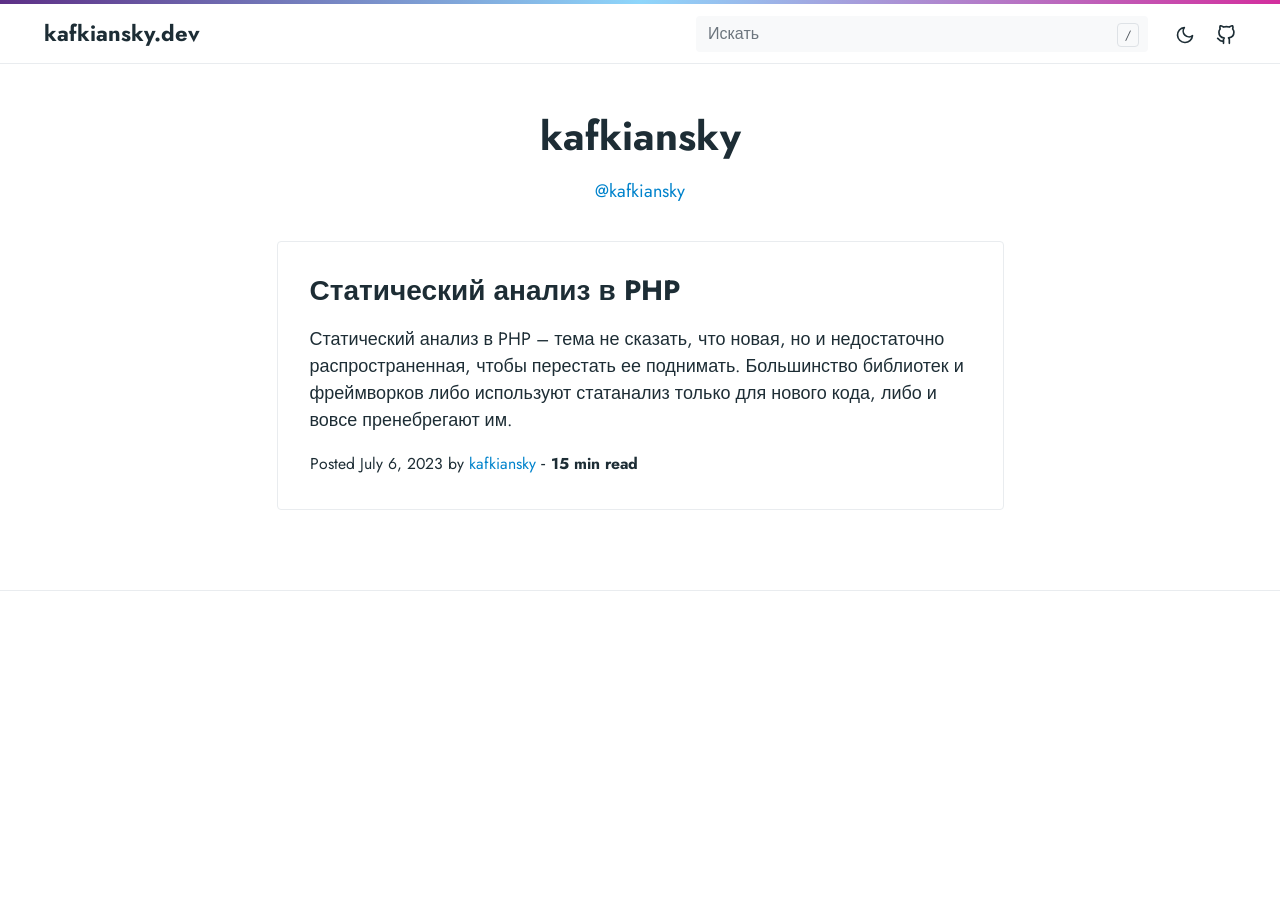
<file: authors/kafkiansky/index.html>
<!DOCTYPE html>
<html lang="ru-RU">
<head>
<meta charset="utf-8">
<meta http-equiv="x-ua-compatible" content="ie=edge">
<meta name="viewport" content="width=device-width, initial-scale=1, shrink-to-fit=no">

  <link rel="preload" as="font" href="https://kafkiansky.github.io/fonts/vendor/jost/jost-v4-latin-regular.woff2" type="font/woff2" crossorigin>
  <link rel="preload" as="font" href="https://kafkiansky.github.io/fonts/vendor/jost/jost-v4-latin-700.woff2"  type="font/woff2" crossorigin>


<link rel="stylesheet" href="https://kafkiansky.github.io/main.css">



  
  
  
  
    
  
  
    
  
  
  
    
      
    
  
  
    
  
  
  
    
  
  
  


  <meta name="robots" content="index, follow">
  <meta name="googlebot" content="index, follow, max-snippet:-1, max-image-preview:large, max-video-preview:-1">
  <meta name="bingbot" content="index, follow, max-snippet:-1, max-image-preview:large, max-video-preview:-1">
<!-- Yandex.Metrika counter -->
<script type="text/javascript" >
  (function(m,e,t,r,i,k,a){m[i]=m[i]||function(){(m[i].a=m[i].a||[]).push(arguments)};
    m[i].l=1*new Date();
    for (var j = 0; j < document.scripts.length; j++) {if (document.scripts[j].src === r) { return; }}
    k=e.createElement(t),a=e.getElementsByTagName(t)[0],k.async=1,k.src=r,a.parentNode.insertBefore(k,a)})
  (window, document, "script", "https://mc.yandex.ru/metrika/tag.js", "ym");

  ym(94221516, "init", {
    clickmap:true,
    trackLinks:true,
    accurateTrackBounce:true
  });
</script>
<noscript><div><img src="https://mc.yandex.ru/watch/94221516" style="position:absolute; left:-9999px;" alt="" /></div></noscript>
<!-- /Yandex.Metrika counter -->



	


	

<title>kafkiansky | kafkiansky.dev</title>
<meta name="description" content="">
<link rel="canonical" href="https://kafkiansky.github.io/authors/kafkiansky/">










<script type="application/ld+json">
  {
    "@context": "http://schema.org",
    "@type": "BreadcrumbList",
    
      
      
        
        
        
        
        
        
        
        
          {
            "@type": "ListItem",
            "position":  1 ,
            "name": "Home",
            "item": "https://kafkiansky.github.io/"
          },
          
          
          {
            "@type": "ListItem",
            "position":  2 ,
            "name": "Authors",
            "item": "https://kafkiansky.github.io/authors/"
          },
        
      
        
        
        
        
        
        
        
        
          
          
          {
            "@type": "ListItem",
            "position":  3 ,
            "name": "Kafkiansky",
            "item": "https://kafkiansky.github.io/authors/kafkiansky/"
          },
        
      
    
  }
</script>






  <meta name="theme-color" content="#fff">
  <link rel="apple-touch-icon" sizes="180x180" href="https://kafkiansky.github.io/apple-touch-icon.png">
  <link rel="icon" type="image/png" sizes="32x32" href="https://kafkiansky.github.io/favicon-32x32.png">
  <link rel="icon" type="image/png" sizes="16x16" href="https://kafkiansky.github.io/favicon-16x16.png">
  
    <link rel="manifest" href="https://kafkiansky.github.io/site.webmanifest" crossorigin>
  


  

</head>

  
    
  

<body class="contributors list">
  
    
<div class="header-bar fixed-top"></div>
<header class="navbar fixed-top navbar-expand-md navbar-light">
	<div class="container">
		<input class="menu-btn order-0" type="checkbox" id="menu-btn">
		<label class="menu-icon d-md-none" for="menu-btn"><span class="navicon"></span></label>
		<a class="navbar-brand order-1 order-md-0 me-auto" href="https://kafkiansky.github.io">kafkiansky.dev</a>
		<button id="mode" class="btn btn-link order-2 order-md-4" type="button" aria-label="Toggle mode">
			<span class="toggle-dark"><svg xmlns="http://www.w3.org/2000/svg" width="20" height="20" viewBox="0 0 24 24" fill="none" stroke="currentColor" stroke-width="2" stroke-linecap="round" stroke-linejoin="round" class="feather feather-moon"><path d="M21 12.79A9 9 0 1 1 11.21 3 7 7 0 0 0 21 12.79z"></path></svg></span>
			<span class="toggle-light"><svg xmlns="http://www.w3.org/2000/svg" width="20" height="20" viewBox="0 0 24 24" fill="none" stroke="currentColor" stroke-width="2" stroke-linecap="round" stroke-linejoin="round" class="feather feather-sun"><circle cx="12" cy="12" r="5"></circle><line x1="12" y1="1" x2="12" y2="3"></line><line x1="12" y1="21" x2="12" y2="23"></line><line x1="4.22" y1="4.22" x2="5.64" y2="5.64"></line><line x1="18.36" y1="18.36" x2="19.78" y2="19.78"></line><line x1="1" y1="12" x2="3" y2="12"></line><line x1="21" y1="12" x2="23" y2="12"></line><line x1="4.22" y1="19.78" x2="5.64" y2="18.36"></line><line x1="18.36" y1="5.64" x2="19.78" y2="4.22"></line></svg></span>
		</button>
		<ul class="navbar-nav fork-me order-3 order-md-5">
			
				
					<li class="nav-item">
						<a class="nav-link" href="https://github.com/kafkiansky"><svg xmlns="http://www.w3.org/2000/svg" width="20" height="20" viewBox="0 0 24 24" fill="none" stroke="currentColor" stroke-width="2" stroke-linecap="round" stroke-linejoin="round" class="feather feather-github"><path d="M9 19c-5 1.5-5-2.5-7-3m14 6v-3.87a3.37 3.37 0 0 0-.94-2.61c3.14-.35 6.44-1.54 6.44-7A5.44 5.44 0 0 0 20 4.77 5.07 5.07 0 0 0 19.91 1S18.73.65 16 2.48a13.38 13.38 0 0 0-7 0C6.27.65 5.09 1 5.09 1A5.07 5.07 0 0 0 5 4.77a5.44 5.44 0 0 0-1.5 3.78c0 5.42 3.3 6.61 6.44 7A3.37 3.37 0 0 0 9 18.13V22"></path></svg><span class="ms-2 visually-hidden">GitHub</span></a>
					</li>
				
			
		</ul>
		<div class="collapse navbar-collapse order-4 order-md-1">
			<ul class="navbar-nav main-nav me-auto order-5 order-md-2">
				
					
				
			</ul>
			<div class="break order-6 d-md-none"></div>
			
				<form class="navbar-form flex-grow-1 order-7 order-md-3">
					<input id="userinput" class="form-control is-search" type="search" placeholder="Искать"
						aria-label="Искать" autocomplete="off">
					<div id="suggestions" class="shadow bg-white rounded"></div>
				</form>
			
		</div>
	</div>
</header>

  

  
<div class="wrap container" role="document">
  <div class="content">
    <div class="row justify-content-center">
      <div class="col-md-12 col-lg-10 col-xxl-8">
        <article>
          <h1 class="text-center">kafkiansky</h1>
          <div class="text-center"><p><a href="https://github.com/kafkiansky">@kafkiansky</a></p>
</div>
			    <div class="card-list">
            
					    <div class="card">
						    <div class="card-body">
							    <h2 class="h3"><a class="stretched-link text-body" href="https:&#x2F;&#x2F;kafkiansky.github.io&#x2F;php-stan&#x2F;">Статический анализ в PHP</a></h2>
								    <p>Статический анализ в PHP – тема не сказать, что новая, но и недостаточно распространенная, чтобы перестать ее поднимать. Большинство библиотек и фреймворков либо используют статанализ только для нового кода, либо и вовсе пренебрегают им.</p>
                    
<p><small>Posted July  6, 2023 by <a class="stretched-link position-relative" href="https://kafkiansky.github.io/authors/kafkiansky/">kafkiansky</a>&nbsp;&hyphen;&nbsp;<strong>15&nbsp;min read</strong></small><p>

					    	</div>
					    </div>
				    
			    </div>
        </article>
      </div>
    </div>
  </div>
</div>


  
    
<footer class="footer text-muted">
	<div class="container">
		<div class="row">
			<div class="col-lg-8 order-first order-lg-last text-lg-end">
				<ul class="list-inline">
					
				</ul>
			</div>
		</div>
	</div>
</footer>

  

  
<script type="text/javascript" src="https://kafkiansky.github.io/js/main.js" defer></script>

  <script type="text/javascript" src="https://kafkiansky.github.io/plugins/elasticlunr.min.js" defer></script>
  <script type="text/javascript" src="https://kafkiansky.github.io/search_index.en.js" defer></script>
  <script type="text/javascript" src="https://kafkiansky.github.io/js/search.js" defer></script>

  
</body>
</html>
</file>
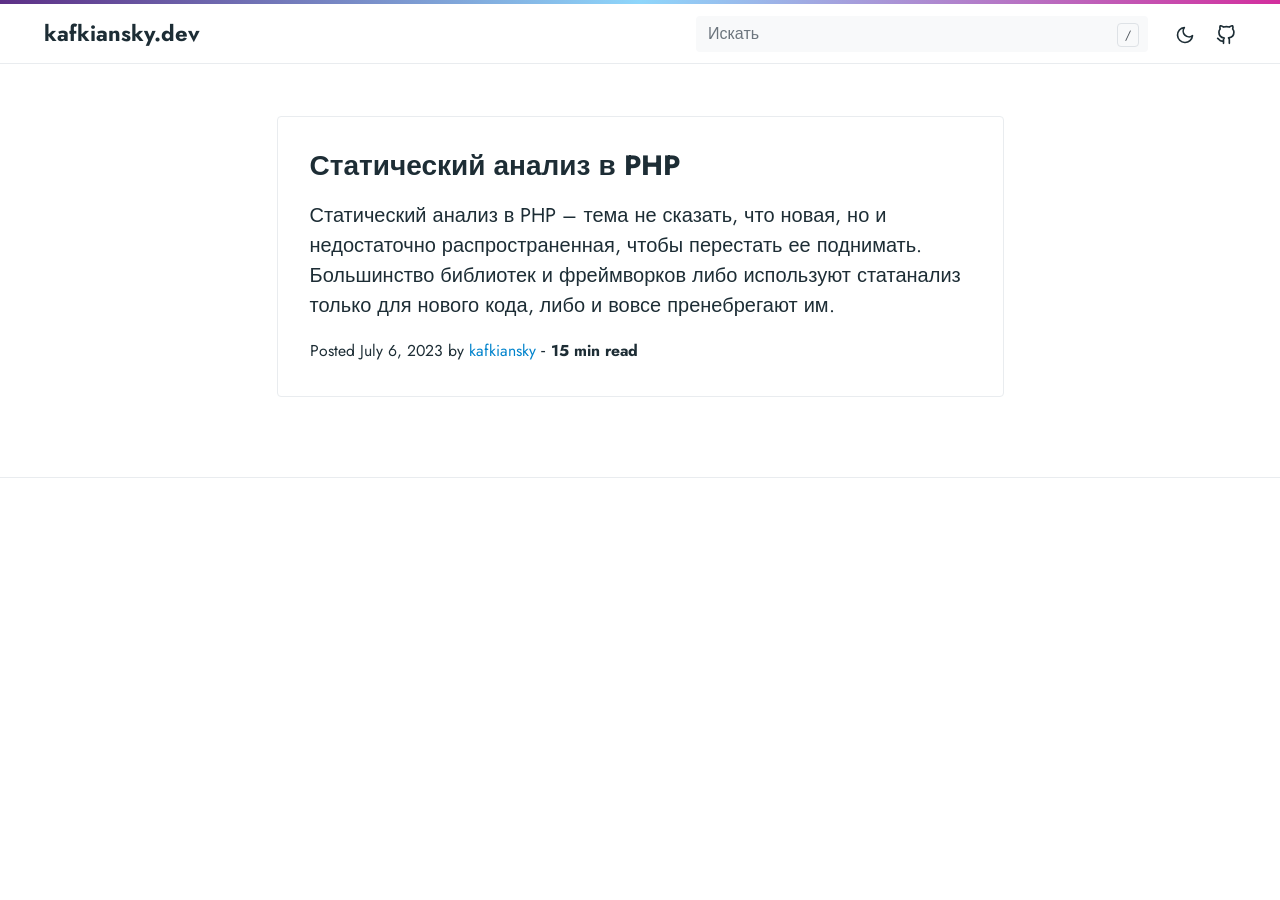
<file: page/1/index.html>
<!doctype html>
<meta charset="utf-8">
<link rel="canonical" href="https://kafkiansky.github.io/">
<meta http-equiv="refresh" content="0; url=https://kafkiansky.github.io/">
<title>Redirect</title>
<p><a href="https://kafkiansky.github.io/">Click here</a> to be redirected.</p>
</file>
